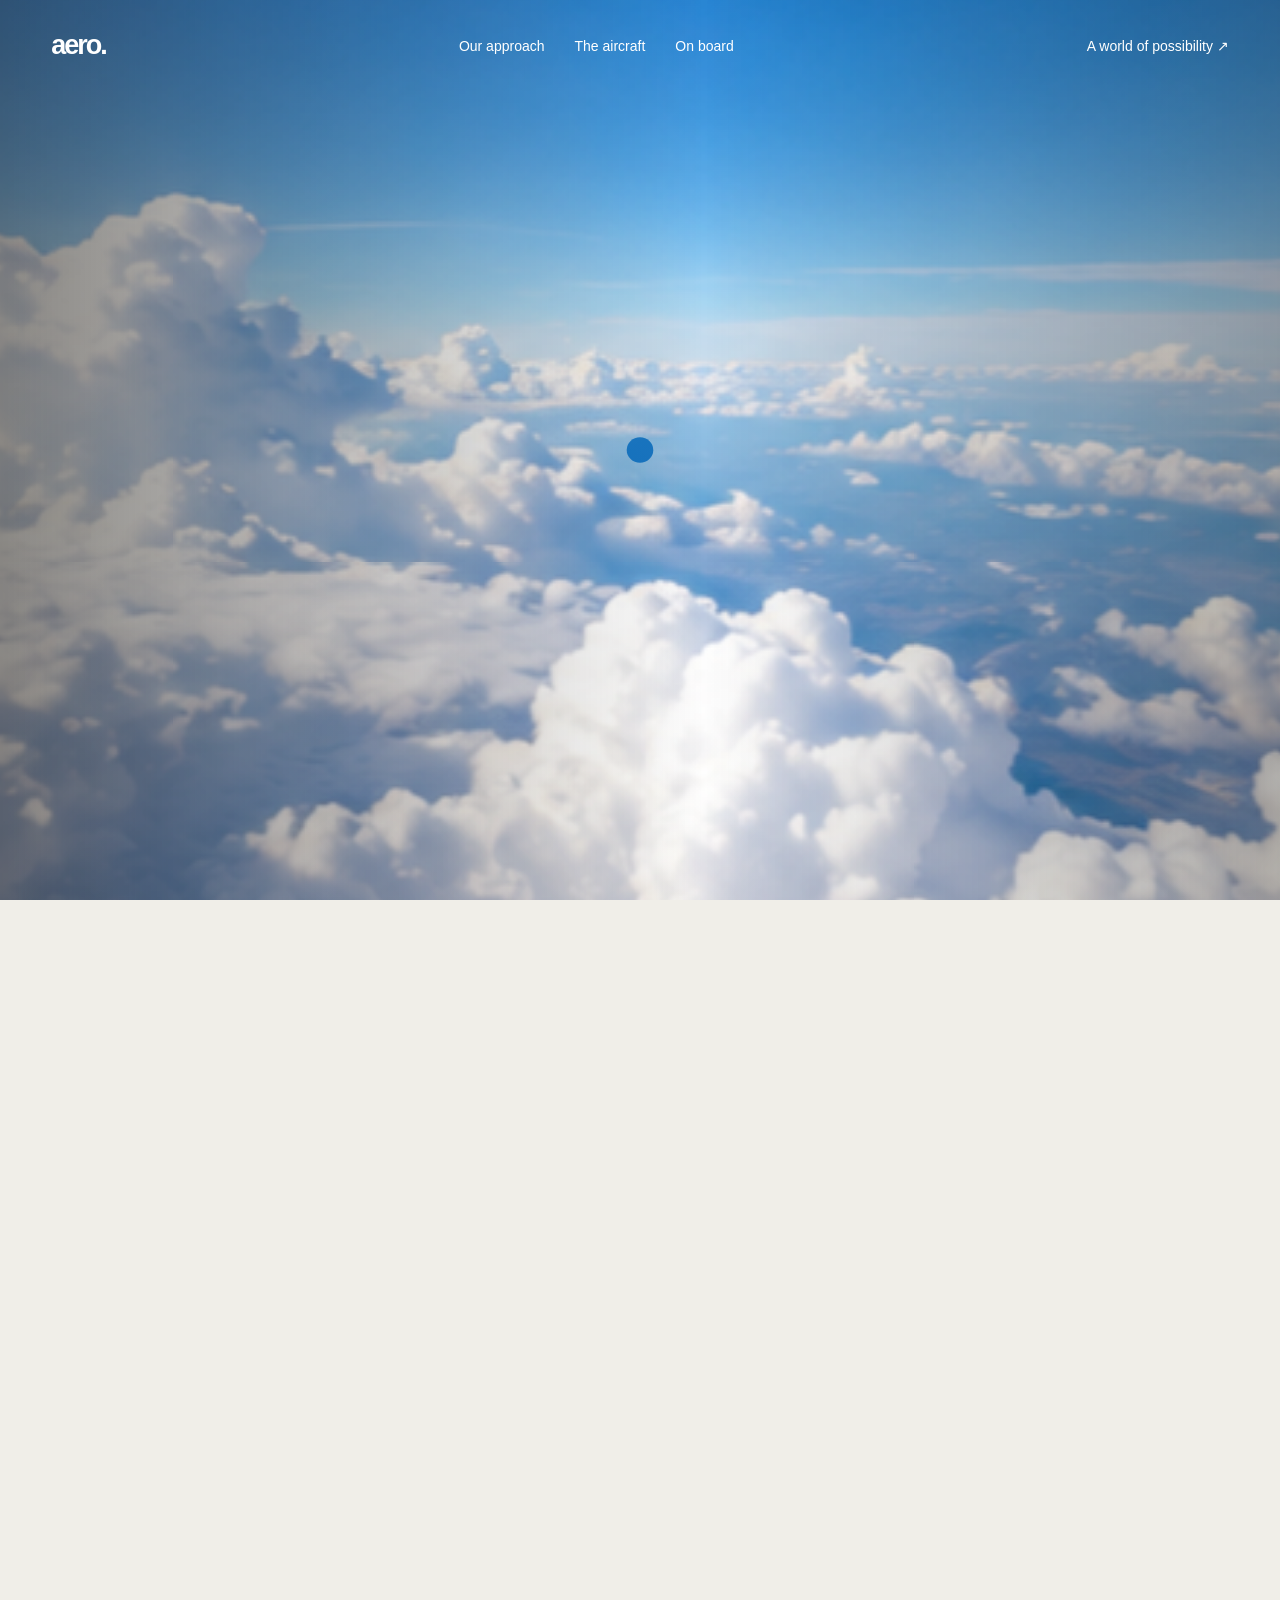
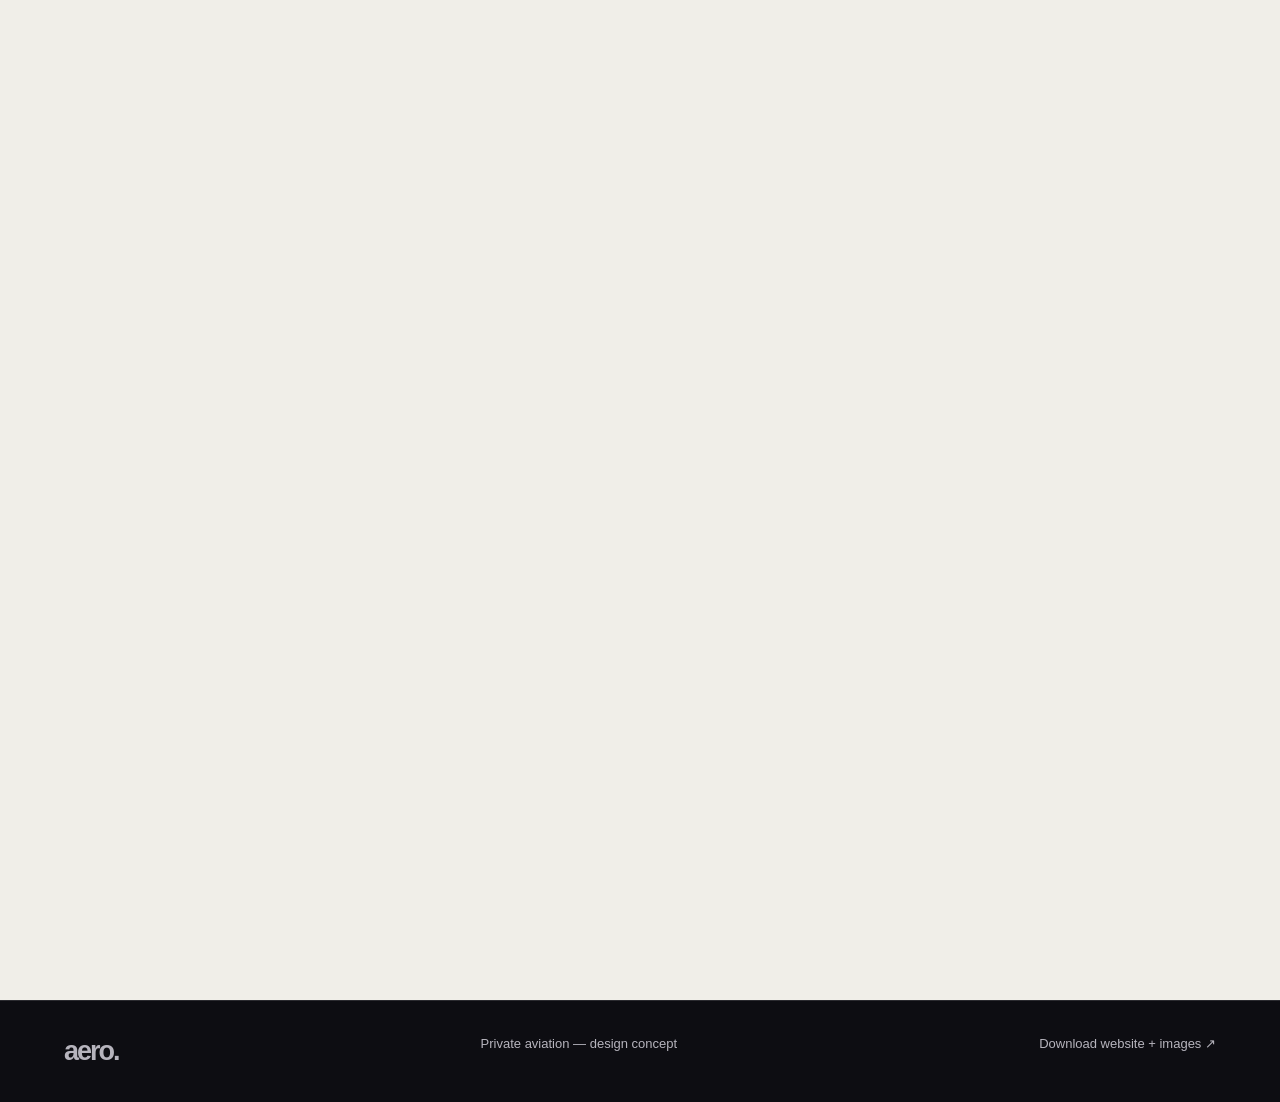
<file: projects/aero/index.html>
<!doctype html><html lang="en"><head><meta charset="UTF-8"><meta name="viewport" content="width=device-width,initial-scale=1"><meta name="description" content="An immersive private aviation concept. A considered way to travel."><title>AERO — A world beyond ordinary</title><style>
:root{--ink:#22201f;--paper:#f0eee8;--blue:#086fb9}*{box-sizing:border-box}html{scroll-behavior:smooth}body{margin:0;background:var(--paper);color:var(--ink);font-family:Arial,Helvetica,sans-serif}a{color:inherit;text-decoration:none}button{font:inherit;cursor:pointer}nav{position:absolute;top:0;width:100%;z-index:8;display:flex;align-items:center;justify-content:space-between;padding:30px 4%;color:white}.logo{font-size:27px;font-weight:800;letter-spacing:-2px}.navlinks{display:flex;gap:30px;font-size:14px}.menu{display:none;border:1px solid #ffffff70;border-radius:50px;background:none;color:inherit;padding:9px 14px}.hero-track{height:230vh;background:#9c9992}.hero{height:100svh;position:sticky;top:0;overflow:hidden;background:#b2aea4}.hero-image{width:100%;height:100%;object-fit:cover;will-change:transform}.shade{position:absolute;inset:0;background:linear-gradient(90deg,#18140d80,transparent 55%,#18140d55);pointer-events:none}.hero h1,.hero h2{position:absolute;font-size:clamp(42px,6.5vw,112px);line-height:.92;letter-spacing:-.065em;color:white;font-weight:500;margin:0;z-index:2}.hero h1{left:4%;top:25%}.hero h2{right:4%;bottom:27%;text-align:right}.hero-note{position:absolute;bottom:11%;left:4%;color:white;max-width:200px;font-size:15px;line-height:1.5}.pill{border:1px solid currentColor;border-radius:50px;padding:13px 22px;font-size:14px;display:inline-flex;align-items:center;gap:28px;background:transparent}.scroll{position:absolute;bottom:5%;left:50%;transform:translateX(-50%);background:white;color:#282727;border:none;z-index:3;white-space:nowrap}.scroll span{font-size:18px}.intro{background:linear-gradient(145deg,#0876bf,#0557a3);color:white;padding:130px 7%;position:relative;overflow:hidden}.eyebrow{font-size:13px;text-transform:uppercase;letter-spacing:2px;margin:0 0 35px}.intro h2{font-size:clamp(30px,4.2vw,68px);font-weight:400;line-height:1.12;letter-spacing:-.045em;max-width:1130px;margin:0 0 90px}.intro-bottom{display:grid;grid-template-columns:1fr 1fr 1fr;gap:7%}.intro-bottom h3{font-size:22px;font-weight:400;letter-spacing:-.6px;margin-top:0}.intro-bottom p{font-size:16px;line-height:1.65;opacity:.8}.wordmark{font-size:clamp(45px,6vw,90px);font-style:italic;letter-spacing:-6px}.luxury{position:relative;min-height:110vh;padding:55px 5%;overflow:hidden;background:#edeae3}.section-top{display:flex;justify-content:space-between;position:relative;z-index:2;font-size:13px}.jet{position:absolute;height:92%;width:50%;left:25%;bottom:0;object-fit:contain;mix-blend-mode:multiply}.luxury-title{position:relative;display:flex;justify-content:space-between;margin-top:19vh;font-size:clamp(48px,8vw,140px);letter-spacing:-.065em;line-height:1;font-weight:400}.luxury-copy{position:relative;display:flex;justify-content:space-between;margin-top:30px;font-size:17px;line-height:1.5}.luxury-copy p{width:22%;max-width:270px}.luxury .pill{position:absolute;bottom:40px;left:5%}.cabin{padding:110px 6%;display:grid;grid-template-columns:1fr 1fr;gap:10%;align-items:center}.cabin h2{font-size:clamp(38px,5vw,75px);font-weight:400;letter-spacing:-.05em;line-height:1.06}.cabin p{font-size:17px;line-height:1.7;max-width:380px;color:#6e6b65}.cabin-photo{height:680px;max-height:75vh;width:100%;object-fit:cover}.details{margin-top:40px;border-top:1px solid #cbc7bd}.details details{border-bottom:1px solid #cbc7bd;padding:20px 0}.details summary{cursor:pointer;font-size:16px;list-style:none;display:flex;justify-content:space-between}.details summary:after{content:'+'}.details details[open] summary:after{content:'−'}.details p{font-size:15px}.world{background:#0d0d12;color:white;position:relative;min-height:100vh;display:flex;align-items:center;padding:8%;overflow:hidden}.earth{position:absolute;width:70%;height:90%;object-fit:contain;right:-4%;top:5%}.world-copy{position:relative;z-index:2;width:45%}.world h2{font-size:clamp(40px,5vw,80px);font-weight:400;line-height:1.05;letter-spacing:-.05em}.world p{font-size:16px;line-height:1.6;color:#aaa9b1;max-width:290px}.world .pill{margin-top:25px}.footer{padding:35px 5%;background:#0d0d12;color:#b6b4bd;display:flex;justify-content:space-between;gap:25px;font-size:13px;border-top:1px solid #ffffff20}.reveal{opacity:0;transform:translateY(32px);transition:opacity .9s,transform 1s}.reveal.visible{opacity:1;transform:none}.progress{position:fixed;top:0;left:0;height:2px;width:0;background:#fff;z-index:20;mix-blend-mode:difference}.mobile-panel{display:none}.mobile-panel.open{display:flex;position:absolute;top:78px;left:4%;right:4%;padding:24px;background:#202021;flex-direction:column;gap:25px;border-radius:14px;color:#fff}a:focus-visible,button:focus-visible,summary:focus-visible{outline:3px solid #e6aa55;outline-offset:6px}
@media(max-width:700px){nav{padding:24px 6%}.navlinks{display:none}.menu{display:block}.hero h1{top:22%;left:6%;font-size:56px}.hero h2{bottom:25%;right:6%;font-size:56px}.hero-note{bottom:13%;left:6%;font-size:13px;max-width:155px}.hero-track{height:190vh}.intro{padding:85px 7%}.intro h2{margin-bottom:50px}.intro-bottom{grid-template-columns:1fr;gap:25px}.wordmark{font-size:60px}.intro-bottom p{max-width:400px}.luxury{min-height:870px}.section-top{font-size:12px}.jet{width:90%;left:5%;height:70%;bottom:7%}.luxury-title{margin-top:90px;font-size:56px}.luxury-copy{margin-top:30px;font-size:14px}.luxury-copy p{width:35%}.luxury-copy p:last-child{margin-top:420px}.cabin{padding:75px 7%;grid-template-columns:1fr;gap:35px}.cabin-photo{height:480px;max-height:none}.world{min-height:850px;align-items:flex-start;padding:60px 7%}.world-copy{width:100%}.world h2{max-width:360px}.earth{width:120%;height:60%;right:-20%;top:40%}.footer{flex-wrap:wrap;padding:28px 7%;font-size:12px}}
@media(prefers-reduced-motion:reduce){html{scroll-behavior:auto}.reveal{opacity:1;transform:none;transition:none}.hero-track{height:100svh}}

/* One pinned stage: every scene shares a reversible scroll timeline. */
.motion main{height:1000svh;position:relative}.motion .stage{position:sticky;top:0;height:100svh;overflow:hidden;isolation:isolate;background:#0d0d12}
.motion .stage>section{position:absolute;inset:0;width:100%;height:100%;min-height:0;margin:0;will-change:transform,clip-path;overflow:hidden}
.motion nav{position:fixed;transition:color .25s}.motion nav.dark{color:#22201f}.motion .hero{position:absolute;inset:0;height:100%}.motion .hero-track{z-index:1}.motion .intro{z-index:2;padding:13vh 7% 7vh;display:flex;flex-direction:column;justify-content:center;background:#0764b2}.motion .intro:before{content:'';position:absolute;inset:0;background:linear-gradient(#0066b9b8,#0062b4ef),url('assets/window.png') center/340% auto;transform:translateY(var(--cloud-drift,0px));pointer-events:none}.motion .intro>*{position:relative}.motion .intro h2{font-size:clamp(30px,4vw,65px);margin-bottom:5vh}.motion .eyebrow{margin-bottom:3vh}.motion .intro-bottom{gap:6%}.motion .intro-bottom p{margin-bottom:20px}
.motion .luxury{z-index:3;padding:13vh 5% 5vh;background:#edeae3}.motion .jet{height:100%;width:60%;left:20%;bottom:-2%;will-change:transform;transform-origin:50% 55%}.motion .luxury-title{margin-top:15vh;will-change:transform}.motion .luxury-copy{margin-top:5vh}.motion .cabin{z-index:4;background:var(--paper);padding:13vh 7% 7vh;gap:9%}.motion .cabin>div{max-height:80vh;overflow-y:auto;scrollbar-width:thin}.motion .cabin h2{margin:20px 0;font-size:clamp(38px,4.5vw,70px)}.motion .cabin-photo{height:76vh;max-height:76vh;transform-origin:right center;will-change:transform,clip-path}.motion .details{margin-top:22px}.motion .details details{padding:14px 0}.motion .world{z-index:5}.motion .earth{will-change:transform;transform-origin:60% 65%}.motion .reveal{opacity:1;transform:none;transition:none}.motion .world-copy{will-change:transform}.motion .hero h1,.motion .hero h2{will-change:transform}.motion .hero .scroll{transition:none}.motion .stage>section[aria-hidden=true]{pointer-events:none}.motion .footer{position:relative;z-index:10}.motion .intro-bottom .wordmark{align-self:end}
@media(max-width:700px){.motion main{height:900svh}.motion .intro{padding:12vh 7% 5vh}.motion .intro h2{font-size:clamp(25px,6.1vw,40px);margin-bottom:3vh}.motion .intro-bottom{grid-template-columns:1fr 1fr;gap:18px}.motion .intro-bottom .wordmark{display:none}.motion .intro-bottom h3{font-size:18px}.motion .intro-bottom p{font-size:14px;line-height:1.45}.motion .intro-bottom .pill{font-size:12px;padding:10px;gap:8px}.motion .jet{width:100%;left:0;height:77%;bottom:0}.motion .luxury-title{font-size:clamp(43px,11vw,70px);margin-top:12vh}.motion .luxury-copy p{font-size:14px;width:34%}.motion .luxury-copy p:last-child{margin-top:38vh}.motion .luxury .pill{bottom:5vh}.motion .cabin{grid-template-columns:1fr 1fr;padding:12vh 6% 5vh;gap:5%}.motion .cabin>div{max-height:76vh}.motion .cabin h2{font-size:34px}.motion .cabin p{font-size:14px;line-height:1.5}.motion .cabin .eyebrow{font-size:12px;letter-spacing:1px}.motion .cabin-photo{height:69vh;max-height:69vh}.motion .details summary{font-size:14px;gap:8px}.motion .world{padding:12vh 7% 5vh}.motion .world h2{font-size:46px}.motion .earth{top:42%;height:62%;width:120%}.motion .world-copy{width:100%}}
@media(max-height:650px) and (min-width:701px){.motion .intro h2{font-size:34px;margin-bottom:20px}.motion .intro-bottom p{font-size:14px}.motion .cabin h2{font-size:40px}.motion .cabin p{font-size:14px}.motion .eyebrow{margin-bottom:12px}}
</style></head><body><div class="progress"></div><nav aria-label="Main navigation"><a class="logo" href="#home">aero.</a><div class="navlinks"><a href="#about">Our approach</a><a href="#aircraft">The aircraft</a><a href="#experience">On board</a></div><a class="navlinks" href="#destinations">A world of possibility ↗</a><button class="menu" aria-expanded="false" aria-controls="mobile-nav">Menu +</button><div id="mobile-nav" class="mobile-panel"><a href="#about">Our approach</a><a href="#aircraft">The aircraft</a><a href="#experience">On board</a><a href="#destinations">Destinations</a></div></nav><main><div class="stage"><section class="hero-track" id="home"><div class="hero"><img class="hero-image" src="assets/window.png" alt="An aircraft window opening onto blue sky and clouds" fetchpriority="high"><div class="shade"></div><h1>We are<br>movement.</h1><h2>We are<br>distinction.</h2><p class="hero-note">Your world.<br>Your pace.<br>A different way to fly.</p><a class="pill scroll" href="#about">Explore beyond <span>↓</span></a></div></section><section class="intro" id="about"><p class="eyebrow reveal">01 / A considered way to travel</p><h2 class="reveal">Some journeys take you places.<br>Others change your perspective.<br>Discover a world where every detail<br>moves around you.</h2><div class="intro-bottom reveal"><div class="wordmark">aero.</div><div><h3>Great journeys.<br>Personal by nature.</h3><p>From the moment you step aboard, the experience is yours. Space to think, time to unwind, and the freedom to travel on your own terms.</p></div><div><h3>Your destination.<br>Your departure.</h3><p>A seamless transition from where you are to where you want to be. Thoughtfully designed around what matters most: your time.</p><a class="pill" href="#aircraft">Discover the aircraft <span>↗</span></a></div></div></section><section class="luxury" id="aircraft"><div class="section-top"><span>02 / THE ART OF FLIGHT</span><span>SPACE. SILENCE. FREEDOM.</span></div><img class="jet" src="assets/jet.png" alt="Private jet viewed directly from above" loading="lazy"><h2 class="luxury-title reveal"><span>Fly in</span><span>Luxury</span></h2><div class="luxury-copy"><p class="reveal">Luxury isn't more.<br>It's precisely<br>what you need.</p><p class="reveal">Beautifully considered spaces. A quieter world above the clouds. An experience that feels entirely your own.</p></div><a class="pill" href="#experience">Step inside <span>↓</span></a></section><section class="cabin" id="experience"><div class="reveal"><p class="eyebrow">03 / Life above the clouds</p><h2>Room to<br>be yourself.</h2><p>Soft light. Beautiful materials. The calm of your own space. Settle into a cabin designed to make the journey as rewarding as the destination.</p><div class="details"><details open><summary>Comfort, considered</summary><p>Generous seating and a thoughtfully arranged interior invite you to relax and enjoy every moment on board.</p></details><details><summary>A space to connect</summary><p>Make time for conversation, share a quiet moment, or give your next idea the space it deserves.</p></details><details><summary>Time that belongs to you</summary><p>Read, rest, or simply watch the world go by. Your journey follows your rhythm.</p></details></div></div><img class="cabin-photo reveal" src="assets/cabin.png" alt="Refined private jet cabin with cream leather seating and oval windows" loading="lazy"></section><section class="world" id="destinations"><img class="earth" src="assets/earth.png" alt="Earth with Europe and Africa illuminated against a dark background" loading="lazy"><div class="world-copy reveal"><p class="eyebrow">04 / Beyond the horizon</p><h2>Fly anywhere.<br>Feel closer<br>to everything.</h2><p>New horizons. Familiar places.<br>A world of possibilities, seen from a different perspective.</p><a class="pill" href="#home">Begin again <span>↑</span></a></div></section></div></main><footer class="footer"><a class="logo" href="#home">aero.</a><span>Private aviation — design concept</span><a href="aero-website.zip" download>Download website + images ↗</a></footer><script>
const $=s=>document.querySelector(s), $$=s=>[...document.querySelectorAll(s)];
const mq=matchMedia('(prefers-reduced-motion: reduce)'),bar=$('.progress'),nav=$('nav');
const sections=$$('.stage>section'),main=$('main'),stage=$('.stage');
const clamp=n=>Math.max(0,Math.min(1,n));
const ease=n=>{n=clamp(n);return n*n*(3-2*n)};
const segment=(t,a,b)=>ease((t-a)/(b-a));
let current=0,target=0,raf=0,span=1;
function transform(el,value){el.style.transform=value}
function visible(el,yes){el.style.visibility=yes?'visible':'hidden';el.inert=!yes;el.setAttribute('aria-hidden',String(!yes))}
function render(t){
 const door=segment(t,.15,1.45),blue=segment(t,1.05,1.9),lift=segment(t,2.7,3.55),fly=segment(t,3.5,4.55),shrink=segment(t,4.65,5.45),inside=segment(t,5.45,6.4),night=segment(t,7.15,8.15),rise=segment(t,7.6,8.85);
 sections.forEach((s,i)=>visible(s,[[t<1.95],[t>.85&&t<3.6],[t>2.65&&t<6.45],[t>5.4&&t<8.2],[t>7.1]][i][0]));
 transform($('.hero-image'),`scale(${1+door*2.5})`);
 transform($('.hero h1'),`translate3d(${-door*90}vw,${-door*15}vh,0)`);
 transform($('.hero h2'),`translate3d(${door*90}vw,${door*15}vh,0)`);
 $('.hero-note').style.opacity=1-segment(t,.1,.65);$('.hero .scroll').style.opacity=1-segment(t,.5,1.1);
 $('.intro').style.clipPath=`ellipse(${blue*110}% ${blue*150}% at 50% 50%)`;
 $('.intro').style.setProperty('--cloud-drift',`${-segment(t,1.4,3.5)*70}px`);
 const textIn=segment(t,1.65,2.3),textOut=segment(t,2.7,3.4);
 $$('.intro>.eyebrow,.intro>h2,.intro>.intro-bottom').forEach((el,i)=>{const amount=segment(t,1.65+i*.12,2.3+i*.12);transform(el,`translate3d(0,${(1-amount)*110-textOut*150}px,0)`);el.style.opacity=amount*(1-textOut)});
 transform($('.luxury'),`translate3d(0,${(1-lift)*100}%,0)`);
 // The aircraft flies nose-first through the frame, then recedes to a full view.
 transform($('.jet'),`translate3d(${shrink*10}%,${(1-fly)*95-shrink*8}%,0) scale(${1+fly*.48-shrink*.85})`);
 $$('.luxury-title span').forEach((el,i)=>transform(el,`translate3d(${(1-lift)*(i?50:-50)}vw,${shrink*37}vh,0)`));
 $('.luxury-copy').style.opacity=1-shrink;$('.luxury .pill').style.opacity=shrink;
 $('.cabin').style.clipPath=`inset(0 0 0 ${(1-inside)*100}%)`;
 transform($('.cabin>div'),`translate3d(${(1-inside)*100}px,0,0)`);
 transform($('.cabin-photo'),`translate3d(${(1-inside)*25}%,0,0) scale(${1.18-inside*.18})`);
 $('.cabin-photo').style.clipPath=`inset(${(1-inside)*10}% 0 ${(1-inside)*10}% 0)`;
 transform($('.world'),`translate3d(0,${(1-night)*100}%,0)`);
 transform($('.earth'),`translate3d(0,${(1-rise)*65}%,0) rotate(${-18+rise*18}deg) scale(${.7+rise*.3})`);
 const words=segment(t,8.05,8.85);transform($('.world-copy'),`translate3d(${-60*(1-words)}px,0,0)`);$('.world-copy').style.opacity=words;
 nav.classList.toggle('dark',t>3.35&&t<7.5);
 bar.style.width=`${clamp(scrollY/(document.documentElement.scrollHeight-innerHeight))*100}%`;
}
function tick(){current+=(target-current)*.16;if(Math.abs(target-current)<.001)current=target;render(current);if(current!==target)raf=requestAnimationFrame(tick);else raf=0}
function schedule(){target=clamp((scrollY-main.offsetTop)/span)*9;if(!raf)raf=requestAnimationFrame(tick)}
function measure(){span=Math.max(1,main.offsetHeight-stage.offsetHeight);schedule()}
function setup(){if(raf)cancelAnimationFrame(raf);raf=0;document.documentElement.classList.toggle('motion',!mq.matches);sections.forEach(s=>{s.removeAttribute('aria-hidden');s.inert=false});$$('.stage *').forEach(e=>e.removeAttribute('style'));nav.classList.remove('dark');if(!mq.matches){span=Math.max(1,main.offsetHeight-stage.offsetHeight);target=current=clamp((scrollY-main.offsetTop)/span)*9;render(current)}else $$('.reveal').forEach(e=>e.classList.add('visible'))}
addEventListener('scroll',()=>{if(!mq.matches)schedule()},{passive:true});addEventListener('resize',()=>{if(!mq.matches)measure()});mq.addEventListener('change',setup);setup();
const anchors={'#home':0,'#about':2.5,'#aircraft':4.6,'#experience':6.6,'#destinations':8.9};
$$('a[href^="#"]').forEach(a=>a.addEventListener('click',e=>{const hash=a.getAttribute('href');if(!mq.matches&&hash in anchors){e.preventDefault();history.replaceState(null,'',hash);scrollTo({top:main.offsetTop+span*anchors[hash]/9,behavior:'smooth'})}}));
if(location.hash in anchors&&!mq.matches)requestAnimationFrame(()=>scrollTo({top:main.offsetTop+span*anchors[location.hash]/9,behavior:'instant'}));
// Keyboard navigation follows the visible scene instead of hidden scene controls.
const menu=$('.menu'),panel=$('.mobile-panel');function closeMenu(){panel.classList.remove('open');menu.setAttribute('aria-expanded','false');menu.textContent='Menu +'}
menu.addEventListener('click',()=>{let open=panel.classList.toggle('open');menu.setAttribute('aria-expanded',String(open));menu.textContent=open?'Close −':'Menu +'});$$('.mobile-panel a').forEach(a=>a.addEventListener('click',closeMenu));document.addEventListener('keydown',e=>{if(e.key==='Escape')closeMenu()});
</script></body></html>
</file>
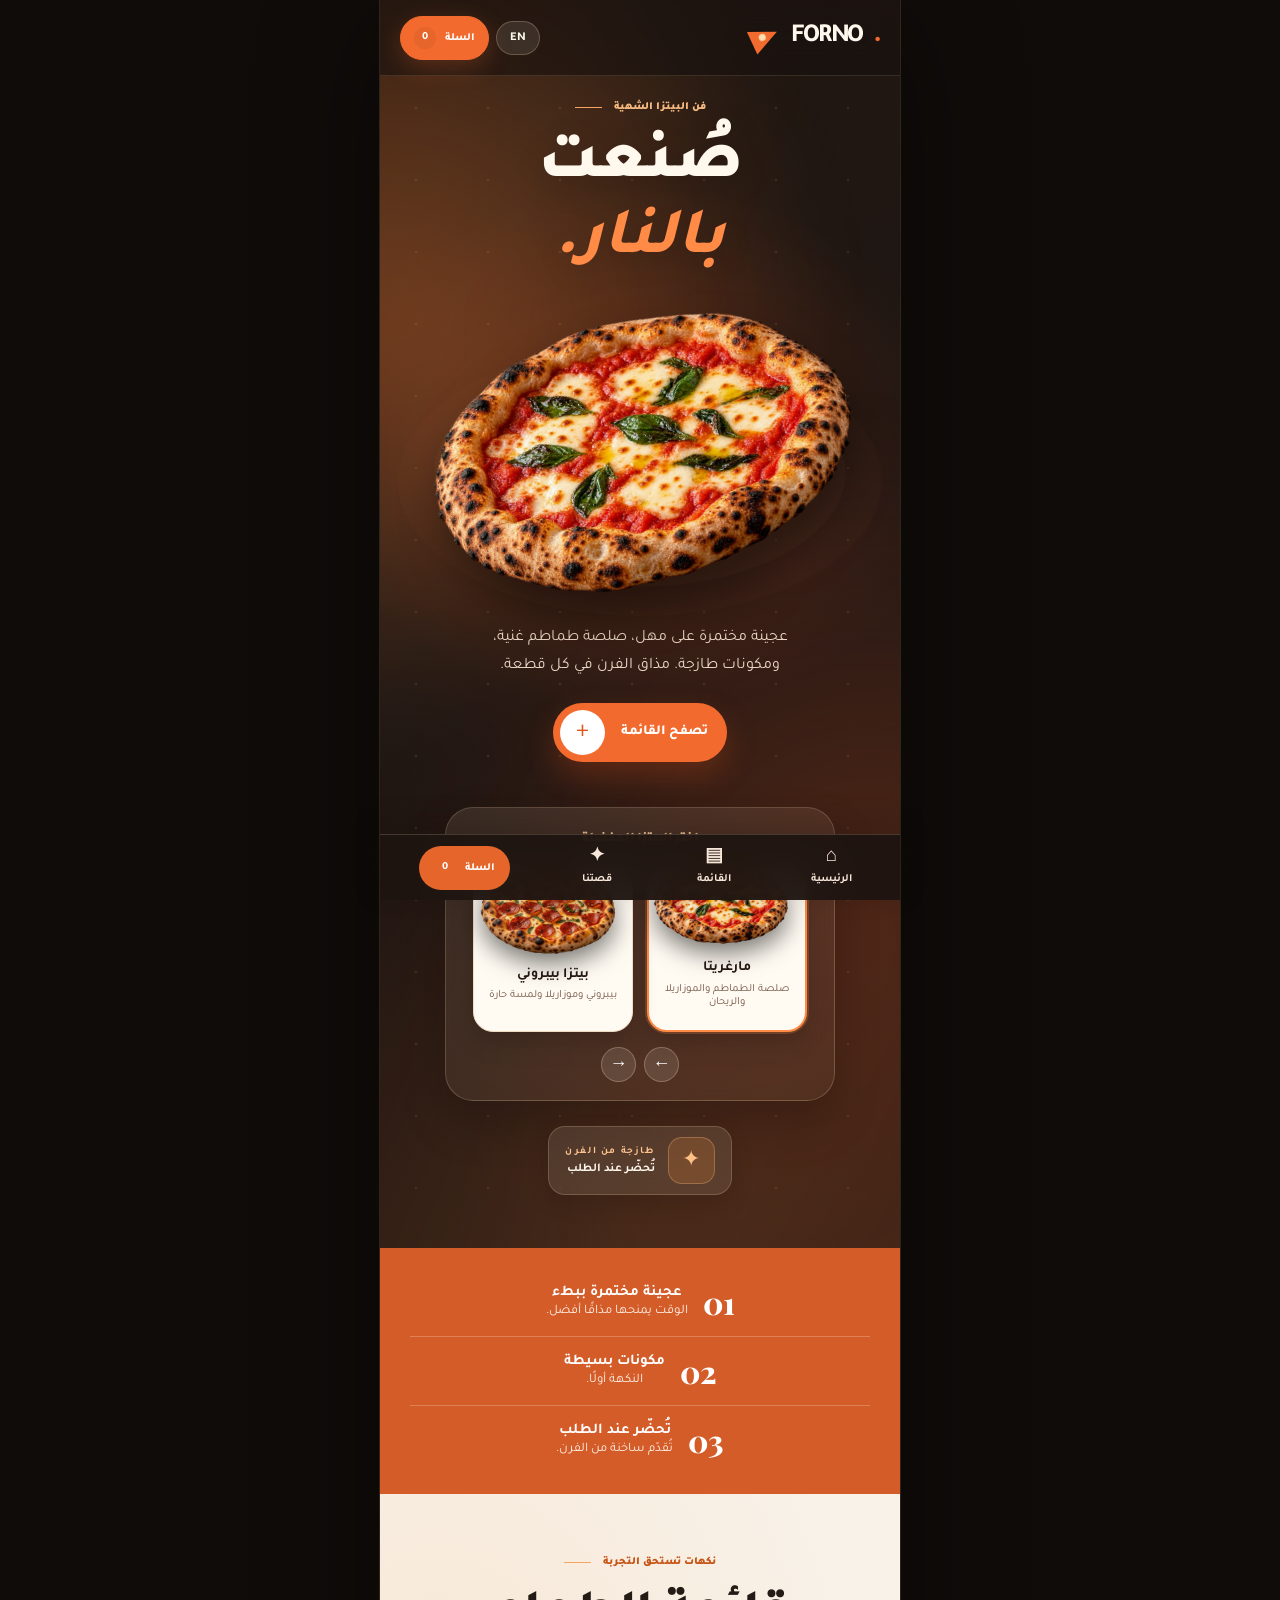
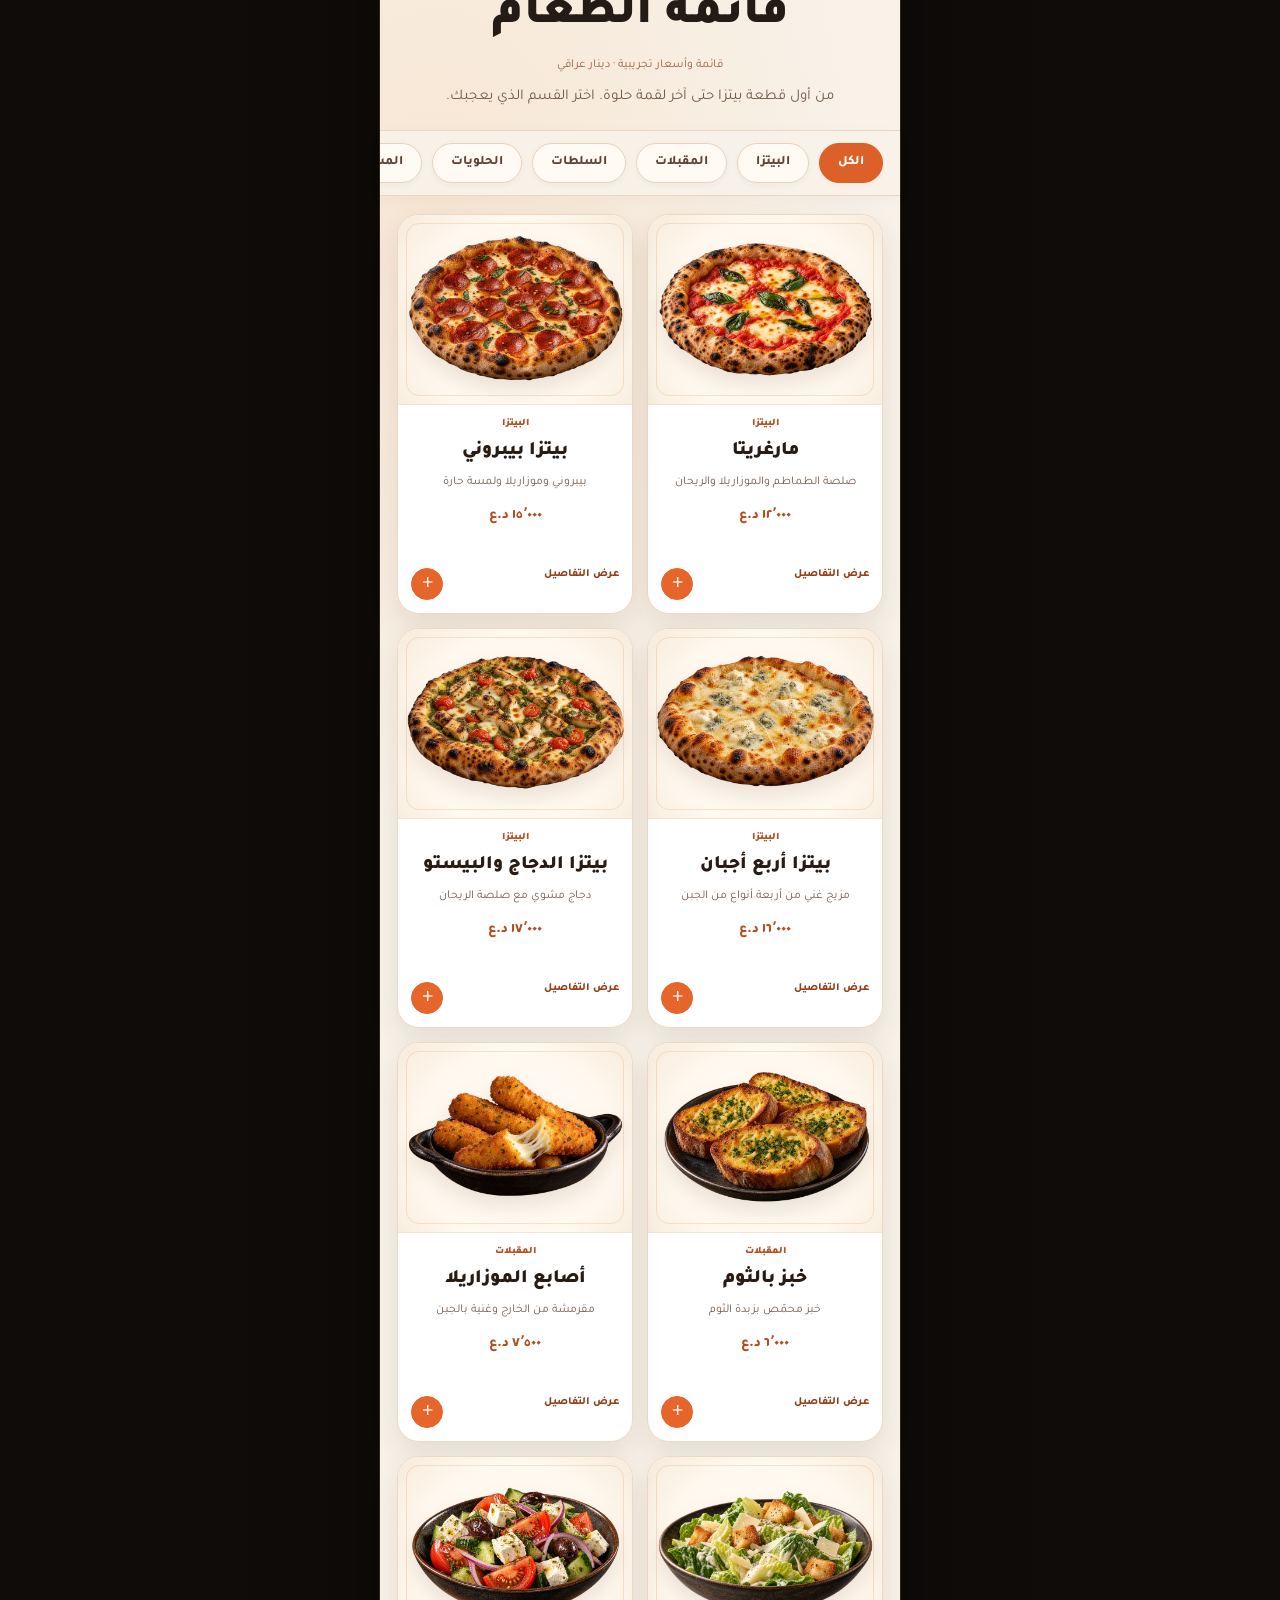
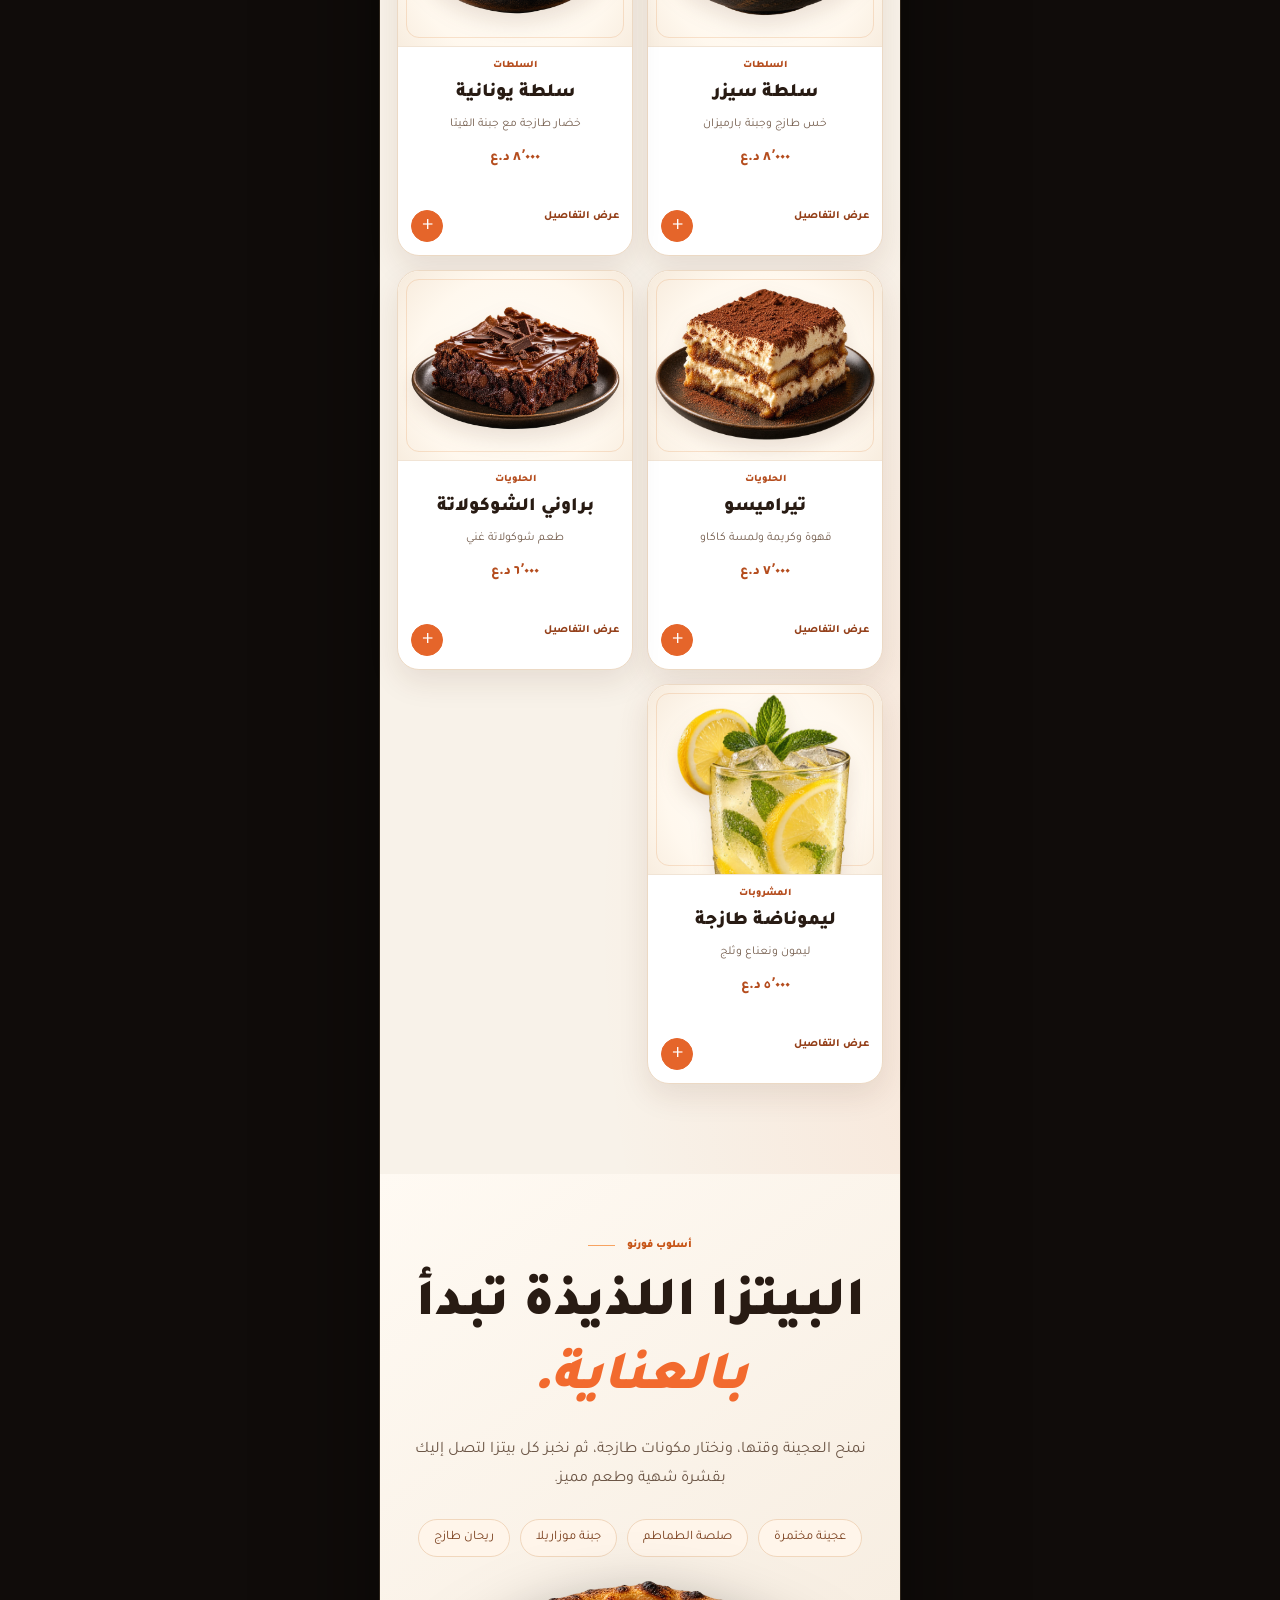
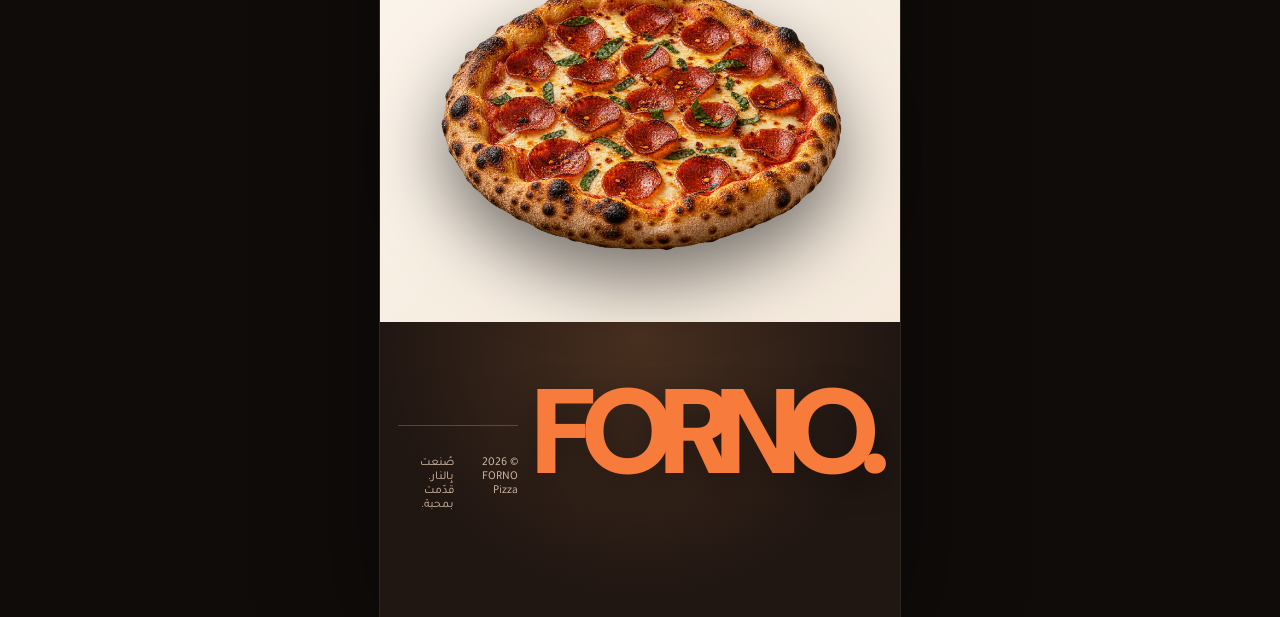
<file: projects/forno/index.html>
<!doctype html>
<html lang="en">
<head>
  <meta charset="utf-8">
  <meta name="viewport" content="width=device-width,initial-scale=1">
  <meta name="theme-color" content="#1c1512">
  <meta name="description" content="FORNO — fire-baked pizza with slow-risen dough and bright, fresh ingredients.">
  <title>FORNO — Pizza, Made with Fire</title>
  <link rel="preconnect" href="https://fonts.googleapis.com">
  <link rel="preconnect" href="https://fonts.gstatic.com" crossorigin>
  <link href="https://fonts.googleapis.com/css2?family=DM+Sans:wght@400;500;600;700;800&family=Tajawal:wght@400;500;700;800;900&family=Playfair+Display:ital,wght@0,700;0,800;1,700;1,800&display=swap" rel="stylesheet">
  <link rel="icon" type="image/svg+xml" href="data:image/svg+xml,%3Csvg xmlns='http://www.w3.org/2000/svg' viewBox='0 0 64 64'%3E%3Crect width='64' height='64' rx='16' fill='%23130b09'/%3E%3Cpath d='M10 46 29 9c17 6 26 19 26 37-15 6-30 6-45 0Z' fill='%23ef4937' stroke='%23f3b46e' stroke-width='3'/%3E%3Ccircle cx='31' cy='31' r='4' fill='%23fff0c9'/%3E%3Ccircle cx='43' cy='43' r='4' fill='%23fff0c9'/%3E%3C/svg%3E">
  <style>
    :root{--red:#f04d38;--cream:#fff4e8;--muted:#c4aaa0;--line:rgba(255,239,219,.18);--glass:rgba(255,240,223,.065);--x:0;--y:0}
    *{box-sizing:border-box}html{scroll-behavior:smooth}body{margin:0;min-height:100vh;color:var(--cream);font-family:'DM Sans',sans-serif;background:#130b09;overflow-x:hidden}
    button,a{font:inherit}button{cursor:pointer}a{color:inherit;text-decoration:none}button:focus-visible,a:focus-visible{outline:2px solid #ffd3a4;outline-offset:4px}
    .scene{min-height:100svh;position:relative;isolation:isolate;overflow:hidden;background:radial-gradient(ellipse 43% 48% at 51% 53%,var(--glow,#763621) 0%,var(--mid,#341a13) 54%,transparent 100%),radial-gradient(ellipse 60% 80% at 100% 0%,#381918 0%,transparent 62%),#130b09;transition:background-color 1s}
    .scene:before{content:'';position:absolute;inset:0;background-image:linear-gradient(115deg,transparent 0 45%,rgba(255,213,170,.032) 51%,transparent 57%),url("data:image/svg+xml,%3Csvg viewBox='0 0 160 160' xmlns='http://www.w3.org/2000/svg'%3E%3Cfilter id='n'%3E%3CfeTurbulence type='fractalNoise' baseFrequency='.8' numOctaves='3' stitchTiles='stitch'/%3E%3C/filter%3E%3Crect width='100%25' height='100%25' filter='url(%23n)' opacity='.13'/%3E%3C/svg%3E");opacity:.34;pointer-events:none;z-index:-1}
    .scene.pepperoni{--glow:#7d2924;--mid:#321315}
    .site-header{height:108px;padding:24px clamp(24px,4.5vw,76px);display:flex;align-items:center;justify-content:space-between;gap:24px;position:relative;z-index:20}
    .brand{display:flex;align-items:center;gap:11px;flex:0 0 auto;font-size:25px;font-weight:800;letter-spacing:-.09em}.brand-mark{width:31px;height:31px;background:var(--red);clip-path:polygon(6% 10%,94% 50%,6% 90%);border-radius:7px;transform:rotate(-25deg);position:relative}.brand-mark:after{content:'';position:absolute;width:7px;height:7px;background:#ffdfaf;border-radius:50%;left:10px;top:11px}
    .nav{display:flex;align-items:center;gap:2px;padding:6px;border:1px solid var(--line);border-radius:99px;background:rgba(255,255,255,.065);backdrop-filter:blur(22px);box-shadow:0 15px 40px #0003}.nav a{padding:11px 19px;border-radius:99px;color:#dfc8bd;font-size:13px;font-weight:700;transition:.25s}.nav a:hover,.nav a.active{background:var(--red);color:#fff}
    .header-cta,.main-cta{border:0;border-radius:99px;color:#fff;font-weight:800;background:#221410;transition:transform .25s,background .25s}.header-cta{padding:15px 24px;border:1px solid var(--line);font-size:13px}.header-cta:hover,.main-cta:hover{transform:translateY(-3px);background:#3b211a}
    .hero{min-height:calc(100svh - 108px);max-width:1650px;margin:auto;padding:36px clamp(24px,4.5vw,76px) 42px;display:grid;grid-template-columns:minmax(250px,1fr) minmax(440px,1.4fr) minmax(260px,1fr);align-items:center;position:relative}
    .left,.right{position:relative;z-index:5}.left{align-self:stretch;display:flex;flex-direction:column;justify-content:center;padding-bottom:15px}.eyebrow{display:flex;gap:12px;align-items:center;color:#ffc789;font-size:11px;letter-spacing:.28em;font-weight:800;text-transform:uppercase}.eyebrow:before{content:'';height:1px;width:27px;background:var(--red)}
    h1,h2,h3,p{margin:0}h1,.side-title,.detail-title{font-family:'Playfair Display',serif;font-weight:800;letter-spacing:-.065em}h1{font-size:clamp(62px,7vw,120px);line-height:.96;margin:30px 0 28px;max-width:620px}h1 em{color:var(--red);font-weight:800;display:block;line-height:1.07}.lead{font-size:clamp(15px,1.17vw,18px);line-height:1.75;color:#dbc3b7;max-width:365px}.main-cta{display:flex;align-items:center;gap:24px;width:max-content;padding:6px 6px 6px 25px;margin-top:32px;font-size:14px;background:#fff0e1;color:#24130e}.main-cta:hover{color:white}.cta-circle{width:45px;height:45px;display:grid;place-items:center;border-radius:50%;background:var(--red);color:white;font-size:25px;font-weight:400;line-height:1}.quality{margin-top:auto;padding-top:45px;display:flex;align-items:center;gap:13px}.quality-icon{width:47px;height:47px;border:1px solid var(--line);background:var(--glass);border-radius:14px;display:grid;place-items:center;color:#ffc078;font-size:22px}.quality strong{display:block;font-size:10px;letter-spacing:.16em;color:#e0c4b4}.quality span{display:block;color:#fff3e8;font-size:12px;font-weight:700;margin-top:4px}
    .pizza-stage{height:min(690px,72vh);min-height:460px;position:relative;display:grid;place-items:center;z-index:3;perspective:900px;pointer-events:none}.pizza-stage:before{content:'';position:absolute;width:85%;aspect-ratio:1;border-radius:50%;border:1px solid rgba(255,200,145,.13);box-shadow:0 0 0 70px rgba(255,200,145,.025),0 0 0 140px rgba(255,200,145,.018);transform:rotateX(57deg)}.pizza-stage:after{content:'';position:absolute;bottom:12%;width:68%;height:9%;border-radius:50%;background:#000;filter:blur(35px);opacity:.55;z-index:-1}
    .pizza-shell{width:min(59vw,810px);max-width:none;position:relative;transform:translate3d(calc(var(--x)*18px),calc(var(--y)*14px),0) rotate(-17deg) rotateX(calc(var(--y)*-6deg)) rotateY(calc(var(--x)*8deg));filter:drop-shadow(0 35px 28px rgba(0,0,0,.53));animation:bob 6s ease-in-out infinite;will-change:transform}.pizza-shell img{display:block;width:100%;height:auto;aspect-ratio:3/2;object-fit:contain}.pizza-shell.swapping{animation:swap .95s cubic-bezier(.2,.65,.2,1) both}.pizza-shell.swapping img{filter:blur(3px)}@keyframes bob{50%{translate:0 -18px}}@keyframes swap{0%{opacity:1;scale:1;rotate:0deg}48%{opacity:.05;scale:.73;rotate:160deg}52%{opacity:.05;scale:.73;rotate:200deg}100%{opacity:1;scale:1;rotate:360deg}}
    .orbit-label{position:absolute;border-radius:999px;border:1px solid var(--line);background:rgba(24,12,9,.65);backdrop-filter:blur(15px);color:#f5d2ad;display:flex;align-items:center;gap:9px;padding:10px 15px;font-size:11px;font-weight:800;letter-spacing:.1em;text-transform:uppercase;box-shadow:0 14px 30px #0004;animation:drift 7s ease-in-out infinite;transform:translate(calc(var(--x)*-18px),calc(var(--y)*-18px))}.orbit-label i{width:8px;height:8px;background:var(--red);border-radius:50%}.orbit-label.a{top:9%;left:-4%}.orbit-label.b{right:-6%;top:26%;animation-delay:-2s}.orbit-label.c{bottom:11%;left:8%;animation-delay:-4s}@keyframes drift{50%{translate:0 -16px}}
    .right{align-self:stretch;display:flex;flex-direction:column;align-items:flex-end;justify-content:space-between;text-align:right;padding:18px 0 10px}.menu-kicker{font-size:11px;font-weight:800;letter-spacing:.22em;color:#ffc789;text-transform:uppercase;margin-bottom:17px}.cards{display:flex;gap:12px}.pizza-card{width:140px;min-height:184px;border:1px solid var(--line);border-radius:23px;color:var(--cream);background:var(--glass);backdrop-filter:blur(19px);padding:8px 12px 14px;text-align:left;transition:transform .3s,border .3s,background .3s;position:relative}.pizza-card:hover{transform:translateY(-8px);background:rgba(255,255,255,.11)}.pizza-card[aria-pressed="true"]{border-color:var(--red);box-shadow:0 0 0 1px rgba(240,77,56,.3)}.pizza-card img{width:150px;height:105px;object-fit:contain;margin:-30px 0 3px -17px;filter:drop-shadow(0 10px 12px #0008)}.pizza-card strong{display:block;font-size:13px;line-height:1.25}.pizza-card small{display:block;color:#d8b6a4;font-size:11px;margin-top:5px}.card-controls{display:flex;justify-content:flex-end;gap:8px;margin-top:15px}.card-controls button{width:35px;height:35px;border-radius:50%;border:1px solid var(--line);background:var(--glass);color:white;font-size:18px}.card-controls button:hover{background:var(--red)}.side-title{font-size:clamp(44px,4.5vw,82px);line-height:1.08;max-width:450px}.side-title em{color:#f5b774}.side-foot{font-size:11px;color:#c39e8e;letter-spacing:.22em;font-weight:800;text-transform:uppercase;margin-top:15px}
    .index-rail{position:absolute;left:50%;bottom:25px;translate:-50% 0;color:#ce9f88;font-size:10px;letter-spacing:.3em;font-weight:800;text-transform:uppercase}.index-rail:after{content:'';display:block;width:1px;height:28px;background:var(--red);margin:10px auto 0}
    .info-strip{background:#f5e8d8;color:#241612;padding:34px clamp(24px,6vw,100px);display:grid;grid-template-columns:repeat(3,1fr);gap:25px}.info-item{display:flex;gap:17px;align-items:center;border-right:1px solid #d3c3b3}.info-item:last-child{border:0}.info-item b{color:var(--red);font-family:'Playfair Display',serif;font-size:36px}.info-item strong{display:block;font-size:14px}.info-item span{font-size:12px;color:#6f5d53}.detail-section{padding:90px clamp(24px,6vw,100px) 105px;background:#170e0b;display:grid;grid-template-columns:1fr 1fr;align-items:center;gap:8vw}.detail-image{width:100%;max-width:590px;filter:drop-shadow(0 30px 35px #0008)}.detail-title{font-size:clamp(42px,5vw,72px);line-height:1.06;margin:18px 0}.detail-copy{font-size:16px;color:#d7bdb0;line-height:1.8;max-width:500px}.ingredient-list{display:flex;flex-wrap:wrap;gap:10px;margin-top:25px}.ingredient-list span{padding:10px 15px;border:1px solid var(--line);border-radius:30px;background:var(--glass);font-size:13px;color:#efd4c3}footer{background:#100907;padding:26px clamp(24px,6vw,100px);display:flex;justify-content:space-between;gap:20px;color:#c2a398;font-size:12px}
    dialog{border:1px solid rgba(255,225,200,.2);border-radius:26px;color:var(--cream);background:#25130f;box-shadow:0 40px 100px #000b;padding:0;max-width:min(440px,calc(100vw - 30px));width:100%}dialog::backdrop{background:rgba(7,4,3,.76);backdrop-filter:blur(8px)}.modal-content{padding:28px}.modal-top{display:flex;align-items:start;justify-content:space-between;gap:20px}.modal-top h2{font:800 29px 'Playfair Display',serif}.close{border:1px solid var(--line);color:#fff;background:transparent;border-radius:50%;width:33px;height:33px;font-size:19px}.modal-desc{color:var(--muted);line-height:1.6;margin:12px 0 24px;font-size:14px}.modal-product{display:flex;gap:16px;align-items:center;padding:12px;background:rgba(255,255,255,.06);border-radius:18px}.modal-product img{width:95px;height:70px;object-fit:contain}.modal-product strong,.modal-product span{display:block}.modal-product span{font-size:12px;color:var(--muted);margin-top:4px}.quantity{display:flex;justify-content:space-between;align-items:center;margin:24px 0;font-weight:700}.qty-control{display:flex;align-items:center;gap:17px}.qty-control button{border:1px solid var(--line);width:35px;height:35px;border-radius:50%;background:transparent;color:white;font-size:20px}.modal-action{width:100%;padding:16px;border:0;border-radius:12px;background:var(--red);color:#fff;font-weight:800}.modal-note{min-height:23px;color:#ffd0a5;font-size:13px;line-height:1.5;margin-top:13px}
    @media(max-width:1250px){.hero{grid-template-columns:1fr 1fr;min-height:720px}.pizza-stage{position:absolute;left:25%;right:21%;top:8%;height:80%;opacity:.92}.pizza-shell{width:min(68vw,790px)}.left,.right{pointer-events:none}.left>* , .right>*{pointer-events:auto}.right{grid-column:2}.side-title{font-size:55px}.left h1{font-size:78px}.orbit-label{display:none}}
    @media(max-width:800px){.site-header{height:78px;padding:15px 22px}.brand{font-size:23px}.nav{display:none}.header-cta{padding:11px 16px;font-size:12px}.scene{min-height:0}.hero{display:flex;flex-direction:column;padding:28px 24px 55px;min-height:0;gap:0}.left,.right{width:100%;align-self:auto;pointer-events:auto}.left{display:contents}.eyebrow{order:0;align-self:flex-start}.left h1{order:1;font-size:clamp(56px,13vw,90px);margin:20px 0 12px;max-width:600px}.lead{order:3;max-width:560px}.main-cta{order:4;margin-top:22px}.quality{order:7;margin-top:32px;padding-top:0}.pizza-stage{order:2;position:relative;top:auto;left:auto;right:auto;width:100%;height:330px;min-height:0;margin:-5px auto 0;opacity:1}.pizza-stage:before{width:75%;box-shadow:0 0 0 45px rgba(255,200,145,.025)}.pizza-shell{width:min(110vw,590px)}.right{display:contents}.menu-panel{order:5;width:100%;margin-top:56px}.menu-kicker{text-align:left}.cards{justify-content:flex-start}.pizza-card{width:min(44vw,175px)}.pizza-card img{width:155px}.card-controls{justify-content:flex-start}.side-title,.side-foot,.index-rail{display:none}.info-strip{grid-template-columns:1fr;gap:20px;padding:30px 24px}.info-item{border-right:0;border-bottom:1px solid #d3c3b3;padding-bottom:20px}.info-item:last-child{padding:0}.detail-section{grid-template-columns:1fr;padding:60px 24px}.detail-image{max-width:520px;grid-row:2;margin:auto}footer{padding:25px 24px}}
    @media(max-width:410px){.hero{padding-inline:18px}.site-header{padding-inline:18px}.left h1{font-size:56px}.pizza-stage{height:280px}.pizza-card{width:45vw;min-height:165px}.pizza-card img{height:90px;width:130px}.header-cta{font-size:11px}}
    @media(prefers-reduced-motion:reduce){*,*:before,*:after{scroll-behavior:auto!important;animation-duration:.01ms!important;transition-duration:.01ms!important}}
    .header-actions{display:flex;align-items:center;gap:10px}.language-toggle{border:1px solid var(--line);color:#fff0e1;background:var(--glass);border-radius:99px;padding:10px 13px;font-size:12px;font-weight:800;min-width:54px}.language-toggle:hover{border-color:var(--red)}
    .food-menu{background:radial-gradient(ellipse 65% 65% at 50% 0%,#3e2118 0%,#1c100d 65%,#160d0b 100%);padding:92px clamp(24px,6vw,100px) 110px;scroll-margin-top:20px}.menu-heading{display:flex;align-items:end;justify-content:space-between;gap:24px;max-width:1420px;margin:0 auto 30px}.menu-heading h2{font:800 clamp(42px,5vw,76px)/1.1 'Playfair Display',serif;letter-spacing:-.055em;margin-top:14px}.menu-heading p{max-width:390px;color:#d5baab;line-height:1.7;font-size:15px}.menu-tabs{display:flex;gap:10px;overflow-x:auto;scrollbar-width:none;padding:3px 2px 16px;max-width:1420px;margin:auto}.menu-tabs::-webkit-scrollbar{display:none}.menu-tab{flex:0 0 auto;border:1px solid var(--line);border-radius:99px;padding:11px 18px;background:var(--glass);color:#e8cfc2;font-weight:800;font-size:13px;transition:.25s}.menu-tab[aria-selected="true"],.menu-tab:hover{background:var(--red);color:white;border-color:var(--red)}.menu-grid{max-width:1420px;margin:15px auto 0;display:grid;grid-template-columns:repeat(3,minmax(0,1fr));gap:20px}.food-card{background:rgba(255,238,222,.055);border:1px solid var(--line);border-radius:27px;overflow:hidden;display:flex;flex-direction:column;min-width:0;transition:transform .25s,border-color .25s}.food-card:hover{transform:translateY(-5px);border-color:rgba(255,210,175,.43)}.food-photo{height:225px;display:grid;place-items:center;background:radial-gradient(ellipse at center,#76402c 0%,#3a2119 55%,#25140f 100%);overflow:hidden}.food-photo img{width:90%;height:110%;object-fit:contain;filter:drop-shadow(0 20px 20px #0008)}.food-body{padding:24px;display:flex;flex-direction:column;flex:1}.food-type{font-size:10px;letter-spacing:.17em;text-transform:uppercase;color:#f9a56e;font-weight:800}.food-body h3{font:800 25px 'Playfair Display',serif;margin:9px 0;letter-spacing:-.03em}.food-body p{font-size:14px;line-height:1.7;color:#d1afa0;min-height:48px}.food-action{margin-top:21px;align-self:flex-start;display:flex;align-items:center;gap:11px;border:0;background:transparent;color:#fff2e8;padding:0;font-size:13px;font-weight:800}.food-action span{width:31px;height:31px;border-radius:50%;display:grid;place-items:center;background:var(--red);color:#fff;font-size:20px;font-weight:400}.food-action:hover span{background:#ff715b}.mobile-bar{display:none}
    html[lang="ar"] body{font-family:'Noto Kufi Arabic',sans-serif}html[lang="ar"] h1,html[lang="ar"] .side-title,html[lang="ar"] .detail-title,html[lang="ar"] .menu-heading h2,html[lang="ar"] .food-body h3,html[lang="ar"] .modal-top h2{font-family:'Noto Kufi Arabic',sans-serif;letter-spacing:0;line-height:1.35}html[lang="ar"] h1{font-size:clamp(52px,5.7vw,94px);line-height:1.3;margin:12px 0}html[lang="ar"] .eyebrow,html[lang="ar"] .menu-kicker,html[lang="ar"] .menu-tabs,html[lang="ar"] .side-foot,html[lang="ar"] .food-type{letter-spacing:0;text-transform:none}html[lang="ar"] .eyebrow:before{display:none}html[lang="ar"] .eyebrow:after{content:'';height:1px;width:27px;background:var(--red)}html[lang="ar"] .right{text-align:left;align-items:flex-start}html[lang="ar"] .pizza-card{text-align:right}html[lang="ar"] .cards{direction:rtl}html[lang="ar"] .side-title{text-align:left;font-size:clamp(38px,3.7vw,65px)}html[lang="ar"] .lead{line-height:2}html[lang="ar"] .main-cta{padding:6px 24px 6px 6px}html[lang="ar"] .brand{direction:ltr}html[lang="ar"] .food-body h3{font-size:22px}html[lang="ar"] .food-action{align-self:flex-start}
    @media(max-width:800px){.site-header{gap:8px}.header-actions{gap:7px}.header-cta{white-space:nowrap}.language-toggle{padding:9px 10px;min-width:45px}.food-menu{padding:58px 18px 90px;scroll-margin-top:12px}.menu-heading{display:block;margin-bottom:22px}.menu-heading h2{font-size:42px}.menu-heading p{margin-top:12px}.menu-tabs{position:sticky;top:0;z-index:12;background:#24140ff2;margin-inline:-18px;padding:12px 18px;backdrop-filter:blur(16px)}.menu-grid{grid-template-columns:repeat(2,minmax(0,1fr));gap:12px;margin-top:20px}.food-card{border-radius:19px}.food-photo{height:148px}.food-photo img{width:100%;height:110%}.food-body{padding:14px}.food-body h3{font-size:18px}.food-body p{font-size:12px;line-height:1.55;min-height:58px}.food-type{font-size:9px}.food-action{font-size:12px;margin-top:14px}.mobile-bar{display:flex;position:fixed;bottom:0;left:0;right:0;z-index:30;justify-content:space-around;align-items:center;padding:9px 12px calc(9px + env(safe-area-inset-bottom));background:rgba(24,12,9,.95);backdrop-filter:blur(20px);border-top:1px solid var(--line)}.mobile-bar a,.mobile-bar button{border:0;background:none;color:#e9cbbb;text-align:center;min-width:64px;font-size:11px;font-weight:800;padding:5px}.mobile-bar .mobile-order{background:var(--red);color:white;border-radius:99px;padding:11px 18px}.mobile-bar a span{display:block;font-size:19px;line-height:1.1;margin-bottom:3px}footer{padding-bottom:95px}html[lang="ar"] h1{font-size:clamp(43px,11vw,70px);line-height:1.4}html[lang="ar"] .side-title{text-align:right}}
    @media(max-width:390px){.brand{font-size:20px}.header-cta{font-size:10px;padding:10px 11px}.language-toggle{font-size:11px;padding:9px}.menu-grid{gap:9px}.food-photo{height:125px}.food-body{padding:12px}.food-body h3{font-size:16px}html[lang="ar"] .food-body h3{font-size:15px}}
    .food-photo{height:245px;background:rgba(255,241,224,.035);border-bottom:1px solid var(--line);position:relative}.food-photo:after{content:'';position:absolute;inset:14px;border:1px solid rgba(255,230,203,.15);border-radius:20px;pointer-events:none}.food-photo img{width:96%;height:100%;position:relative;z-index:1;transition:transform .35s;object-fit:contain}.food-card{cursor:pointer}.food-card:hover .food-photo img{transform:scale(1.07)}.food-body p{min-height:0}.food-price{font-size:16px;font-weight:800;color:#ffe2b5;margin-top:12px}.food-action{margin-top:16px}.menu-notice{font-size:12px;color:#c9a99c;margin-top:10px}.cart-count{display:inline-grid;place-items:center;background:var(--red);color:white;border-radius:50%;min-width:22px;height:22px;font-size:11px;margin-inline-start:6px}.menu-card-actions{display:flex;align-items:center;justify-content:space-between;gap:12px;margin-top:auto}.menu-card-actions .food-action{white-space:nowrap}.food-add{border:1px solid var(--line);background:var(--red);color:#fff;border-radius:50%;width:37px;height:37px;font-size:22px;line-height:1;margin-top:16px}.food-add:hover{background:#ff7057}
    .ingredient-detail{padding:19px 0 7px;border-bottom:1px solid var(--line)}.ingredient-detail strong{font-size:13px;color:#ffc083}.ingredient-detail ul{display:flex;flex-wrap:wrap;gap:8px;padding:0;margin:13px 0 17px;list-style:none}.ingredient-detail li{border:1px solid var(--line);border-radius:99px;padding:7px 11px;font-size:12px;color:#efdbce}.detail-price{font-weight:800;color:#ffe0ac;margin-top:15px}.modal-product img{width:110px;height:85px}.cart-dialog{max-width:min(520px,calc(100vw - 20px));max-height:min(90vh,900px);overflow:auto}.cart-lines{max-height:260px;overflow:auto;display:grid;gap:9px;margin-top:18px}.cart-line{display:flex;align-items:center;gap:12px;padding:10px;border:1px solid var(--line);border-radius:15px;background:rgba(255,255,255,.04)}.cart-line img{width:70px;height:60px;object-fit:contain}.cart-line-main{flex:1;min-width:0}.cart-line-main strong{font-size:13px;display:block}.cart-line-main small{font-size:11px;color:#caac9f}.cart-line-controls{display:flex;align-items:center;gap:9px;margin-top:7px}.cart-line-controls button{border:1px solid var(--line);border-radius:50%;background:transparent;color:white;width:25px;height:25px}.cart-line-controls .remove{border:0;width:auto;color:#ff9883;font-size:11px;margin-inline-start:6px}.cart-total{display:flex;justify-content:space-between;padding:17px 0;border-top:1px solid var(--line);font-size:17px;font-weight:800;margin-top:16px}.cart-empty{color:#cbb0a1;line-height:1.7;padding:20px 4px}.checkout-form{border-top:1px solid var(--line);padding-top:18px;display:grid;gap:11px}.checkout-form h3{font-size:17px}.checkout-form label{display:grid;gap:6px;font-size:12px;color:#ddc3b6;font-weight:700}.checkout-form input,.checkout-form select,.checkout-form textarea{width:100%;border:1px solid var(--line);border-radius:10px;background:#1b0f0c;color:#fff;padding:11px 12px;font:inherit;font-size:14px;outline:none}.checkout-form input:focus,.checkout-form select:focus,.checkout-form textarea:focus{border-color:var(--red)}.checkout-form textarea{resize:vertical;min-height:68px}.checkout-form .form-row{display:grid;grid-template-columns:1fr 1fr;gap:10px}.checkout-form .modal-action:disabled{opacity:.45;cursor:not-allowed}.order-history{margin-top:19px;border-top:1px solid var(--line);padding-top:15px}.order-history summary{cursor:pointer;color:#ffd2ad;font-size:13px;font-weight:800}.order-history-list{display:grid;gap:9px;margin-top:12px}.history-item{font-size:12px;line-height:1.6;color:#d8beaf;padding:10px;border:1px solid var(--line);border-radius:10px}.order-disclaimer{font-size:12px;color:#d7a898;line-height:1.6;margin:12px 0 0}.big-footer{background:#100907;padding:70px clamp(24px,6vw,100px) 20px;overflow:hidden}.footer-logo{font-size:clamp(110px,24vw,430px);font-weight:900;letter-spacing:-.12em;line-height:.75;color:#f04d38;text-align:center;white-space:nowrap;direction:ltr;transform:translateX(-.05em)}.footer-bottom{display:flex;justify-content:space-between;gap:20px;border-top:1px solid var(--line);padding-top:30px;margin-top:55px;color:#c2a398;font-size:12px}.floating-cart{position:fixed;right:22px;bottom:22px;z-index:25;border:1px solid rgba(255,255,255,.25);border-radius:50%;width:58px;height:58px;background:var(--red);color:white;font-size:25px;box-shadow:0 12px 35px #0007}.floating-cart .cart-count{position:absolute;right:-4px;top:-5px;border:2px solid #25130f}
    html[lang="ar"] .food-body h3{font-size:22px}html[lang="ar"] .footer-logo{font-family:'DM Sans',sans-serif}html[lang="ar"] .food-photo{direction:ltr}
    [hidden]{display:none!important}
    @media(max-width:800px){.food-photo{height:157px}.food-photo:after{inset:8px;border-radius:13px}.food-body h3,html[lang="ar"] .food-body h3{font-size:17px}.food-price{font-size:14px}.food-action{font-size:11px}.food-add{width:31px;height:31px;flex:0 0 31px;font-size:19px}.floating-cart{display:none}.big-footer{padding:60px 18px 100px}.footer-logo{font-size:25vw}.footer-bottom{margin-top:38px}.cart-dialog{max-height:88dvh}.modal-content{padding:21px}.food-body{min-height:204px}}
    /* A single centered phone canvas at every viewport width. */
    html{background:#090605}
    body{width:100%;max-width:520px;margin:0 auto;box-shadow:0 0 100px rgba(0,0,0,.55)}
    .site-header{height:76px;padding:13px 20px;gap:8px}
    .brand{font-size:23px}.nav{display:none}
    .header-actions{gap:7px}.header-cta{white-space:nowrap;padding:10px 13px;font-size:11px}
    .language-toggle{min-width:44px;padding:9px 10px}
    .hero{display:flex;flex-direction:column;align-items:center;min-height:0;width:100%;padding:24px 20px 46px;gap:0}
    .left,.right{display:contents;pointer-events:auto}
    .left>* , .right>*{pointer-events:auto}
    .hero .eyebrow{order:0;align-self:center;text-align:center;justify-content:center;font-size:11px}
    .hero h1{order:1;text-align:center;font-size:clamp(50px,12vw,72px);line-height:1.13;margin:18px 0 8px;max-width:100%}
    html[lang="ar"] .hero h1{font-size:clamp(43px,10.5vw,62px);line-height:1.42;margin:12px 0 0}
    .pizza-stage{order:2;position:relative;top:auto;left:auto;right:auto;height:clamp(270px,80vw,390px);min-height:0;width:100%;margin:2px auto 0;opacity:1;pointer-events:none}
    .pizza-stage:before{width:77%;box-shadow:0 0 0 32px rgba(255,200,145,.025),0 0 0 65px rgba(255,200,145,.012)}
    .pizza-shell{width:min(117vw,565px)}
    .orbit-label{display:flex;z-index:4;font-size:9px;padding:7px 9px;letter-spacing:.02em;max-width:145px;white-space:nowrap}
    .orbit-label.a{top:12%;left:0}.orbit-label.b{top:31%;right:0}.orbit-label.c{bottom:13%;left:7%}
    .hero .lead{order:3;text-align:center;max-width:390px;font-size:15px;line-height:1.85;margin:0 auto}
    .main-cta,html[lang="ar"] .main-cta{order:4;align-self:center;margin:22px auto 0;padding:6px 20px 6px 6px;gap:16px}
    html[lang="en"] .main-cta{padding:6px 6px 6px 20px}
    .menu-panel{order:5;width:100%;max-width:390px;margin:62px auto 0;text-align:center}
    .menu-kicker,html[lang="ar"] .menu-kicker{text-align:center;margin-bottom:19px}
    .cards{justify-content:center;gap:14px}.pizza-card{width:min(42vw,160px);min-height:171px;text-align:center!important}
    .pizza-card img{height:94px;width:145px;margin:-30px auto 3px;max-width:125%}
    .card-controls{justify-content:center}
    .right>div:last-child{display:none}.side-title,.side-foot,.index-rail{display:none}
    .quality{order:6;align-self:center;justify-content:center;text-align:start;margin:35px auto 0;padding:0}
    .info-strip{display:grid;grid-template-columns:1fr;gap:0;padding:22px 30px}
    .info-item{justify-content:center;text-align:center;gap:15px;padding:15px 0;border-right:0;border-bottom:1px solid #d3c3b3}
    .info-item:last-child{border:0}.info-item b{font-size:31px}
    .food-menu{padding:60px 17px 90px;scroll-margin-top:0}
    .menu-heading{display:block;text-align:center;margin-bottom:20px}
    .menu-heading .eyebrow{justify-content:center}
    .menu-heading h2{font-size:clamp(36px,9vw,48px)}
    .menu-heading p{margin:12px auto 0;max-width:390px}
    .menu-tabs{position:sticky;top:0;z-index:12;margin-inline:-17px;padding:12px 17px;background:#24140ff2;backdrop-filter:blur(16px);justify-content:safe center}
    .menu-grid{grid-template-columns:repeat(2,minmax(0,1fr));gap:12px;margin-top:18px}
    .food-card{border-radius:19px}.food-photo{height:clamp(135px,36vw,185px)}
    .food-photo:after{inset:8px;border-radius:13px}
    .food-body{padding:13px;text-align:center;min-height:197px}
    .food-body h3,html[lang="ar"] .food-body h3{font-size:clamp(15px,4vw,19px)}
    .food-type{font-size:10px}.food-body p{font-size:12px;line-height:1.6}
    .food-price{font-size:14px}.food-action{font-size:11px}
    .food-add{width:32px;height:32px;flex:0 0 32px}
    .detail-section{grid-template-columns:1fr;gap:20px;padding:65px 24px;text-align:center}
    .detail-section .eyebrow{justify-content:center}
    .detail-image{grid-row:2;width:100%;max-width:420px;margin:auto}
    .detail-title{font-size:clamp(38px,9vw,55px)}
    .detail-copy{margin:auto}.ingredient-list{justify-content:center}
    .mobile-bar{display:flex;position:fixed;bottom:0;left:50%;right:auto;transform:translateX(-50%);width:min(100%,520px);z-index:30;justify-content:space-around;align-items:center;padding:9px 10px calc(9px + env(safe-area-inset-bottom));background:rgba(24,12,9,.96);backdrop-filter:blur(20px);border-top:1px solid var(--line)}
    .mobile-bar a,.mobile-bar button{border:0;background:none;color:#e9cbbb;text-align:center;min-width:60px;font-size:11px;font-weight:800;padding:5px}
    .mobile-bar .mobile-order{background:var(--red);color:white;border-radius:99px;padding:11px 15px}
    .mobile-bar a span{display:block;font-size:19px;line-height:1.1;margin-bottom:3px}
    .floating-cart{display:none}
    .big-footer{padding:65px 18px 105px}.footer-logo{font-size:25vw}
    .footer-bottom{margin-top:38px}
    .cart-dialog{max-height:88dvh}.modal-content{padding:21px}
    @keyframes phoneEnter{from{opacity:0;transform:translateY(20px)}to{opacity:1;transform:translateY(0)}}
    .hero .left>.eyebrow,.hero .left>h1,.hero>.pizza-stage,.hero .left>.lead,.hero .left>.main-cta,.hero .right .menu-panel,.hero .left>.quality{animation:phoneEnter .7s both}
    .hero .left>h1{animation-delay:.08s}.hero>.pizza-stage{animation-delay:.18s}.hero .left>.lead{animation-delay:.28s}.hero .left>.main-cta{animation-delay:.36s}.hero .right .menu-panel{animation-delay:.47s}.hero .left>.quality{animation-delay:.55s}
    .food-card{animation:phoneEnter .55s both;animation-delay:var(--reveal-delay,0ms)}
    @keyframes cartPulse{50%{transform:scale(1.08);box-shadow:0 0 0 8px rgba(240,77,56,.18)}}
    .mobile-order.cart-pulse{animation:cartPulse .42s ease-out}
    .scroll-reveal{opacity:0;transform:translateY(22px);transition:opacity .7s,transform .7s}
    .scroll-reveal.is-visible{opacity:1;transform:none}
    @media(min-width:521px){.footer-logo{font-size:120px}}
    @media(max-width:360px){.site-header{padding-inline:14px}.hero{padding-inline:14px}.hero h1{font-size:47px}.pizza-stage{height:265px}.orbit-label{font-size:8px}.pizza-card{width:43vw}.food-menu{padding-inline:12px}.food-body{padding:11px}.food-card h3,html[lang="ar"] .food-card h3{font-size:15px}}
    @media(prefers-reduced-motion:reduce){.hero .left>.eyebrow,.hero .left>h1,.hero>.pizza-stage,.hero .left>.lead,.hero .left>.main-cta,.hero .right .menu-panel,.hero .left>.quality,.food-card{animation:none!important}.scroll-reveal{opacity:1;transform:none}}
    /* FORNO orange and white identity */
    :root{--red:#f26822;--cream:#241a14;--muted:#75675d;--line:rgba(113,69,40,.16);--glass:rgba(255,255,255,.78)}
    html{background:#ebe5de}body{background:#fff;color:#241a14;box-shadow:0 22px 90px rgba(76,44,26,.16)}
    html[lang="ar"] body{font-family:'Tajawal',sans-serif}
    html[lang="ar"] h1,html[lang="ar"] .detail-title,html[lang="ar"] .menu-heading h2,html[lang="ar"] .food-body h3,html[lang="ar"] .modal-top h2{font-family:'Tajawal',sans-serif;font-weight:900}
    .scene,.scene.pepperoni{background:radial-gradient(ellipse 90% 37% at 50% 41%,#ffe8d2 0%,#fff6eb 58%,transparent 100%),linear-gradient(180deg,#fff 0%,#fffaf5 60%,#fff1e3 100%);color:#241a14}
    .scene.pepperoni{background:radial-gradient(ellipse 90% 37% at 50% 41%,#ffdcc1 0%,#fff4e8 58%,transparent 100%),linear-gradient(180deg,#fff 0%,#fff9f3 60%,#ffe9d7 100%)}
    .scene:before{opacity:.065}
    .site-header{background:rgba(255,255,255,.9);border-bottom:1px solid #f1e5db;backdrop-filter:blur(18px)}
    .brand{font-size:26px;letter-spacing:-.085em;color:#261810}.brand-mark{background:#f26822}
    .header-cta{background:#f26822;color:#fff;border:1px solid #f26822;box-shadow:0 8px 18px rgba(242,104,34,.22)}
    .header-cta:hover{background:#d95513;color:#fff}.language-toggle{background:#fff;color:#38271d;border:1px solid #ead7c6}
    .hero{padding-top:25px;padding-bottom:53px}
    .eyebrow,.menu-kicker{color:#c75517;font-weight:900}.eyebrow:before,html[lang="ar"] .eyebrow:after{background:#f26822}
    .hero h1{font-size:clamp(49px,11.5vw,68px);line-height:1.07;margin:18px 0 2px;color:#241810}
    html[lang="ar"] .hero h1{font-size:clamp(48px,11vw,66px);line-height:1.2;margin:14px 0 0}
    .hero h1 em{color:#f26822;line-height:1.11}
    .pizza-stage{height:clamp(245px,70vw,340px);margin:0 auto 4px}
    .pizza-stage:before{width:72%;border-color:rgba(242,104,34,.2);box-shadow:0 0 0 28px rgba(242,104,34,.045),0 0 0 62px rgba(242,104,34,.025)}
    .pizza-stage:after{bottom:8%;width:55%;height:7%;filter:blur(25px);opacity:.17}
    .pizza-shell{width:min(101%,450px);filter:drop-shadow(0 21px 18px rgba(92,45,18,.18))}
    .orbit-label{display:none}
    .hero .lead{font-size:16px;line-height:1.65;max-width:355px;color:#63564c}
    html[lang="ar"] .hero .lead{line-height:1.75}
    .main-cta,html[lang="ar"] .main-cta,html[lang="en"] .main-cta{background:#f26822;color:#fff;margin-top:23px;border:2px solid #f26822;box-shadow:0 12px 25px rgba(242,104,34,.25);padding:5px 17px 5px 5px}
    html[lang="en"] .main-cta{padding:5px 5px 5px 17px}
    .main-cta:hover{background:#d95513;color:#fff}
    .cta-circle{background:#fff;color:#ed5b16}
    .menu-panel{margin-top:45px;background:#fff6ed;border:1px solid #f3dac5;box-shadow:0 20px 42px rgba(120,70,32,.1);border-radius:28px;padding:24px 14px 18px}
    .menu-kicker{font-size:13px;letter-spacing:0;margin-bottom:23px}
    .pizza-card{background:#fff;border:1px solid #f2e2d4;color:#2e2119;box-shadow:0 10px 20px rgba(103,62,32,.09);border-radius:20px;min-height:165px}
    .pizza-card:hover{background:#fff;box-shadow:0 16px 24px rgba(103,62,32,.15)}
    .pizza-card[aria-pressed="true"]{background:#fff;border:2px solid #f26822;box-shadow:0 7px 18px rgba(242,104,34,.14)}
    .pizza-card small{color:#836c5b}.pizza-card strong{font-size:14px}
    .card-controls button{background:#fff;color:#b44f1b;border-color:#efd9c7}.card-controls button:hover{background:#f26822;color:#fff}
    .quality{background:#fff;border:1px solid #f1ddca;border-radius:17px;padding:10px 16px;box-shadow:0 8px 18px rgba(99,62,36,.07);margin-top:25px}
    .quality-icon{background:#fff4e8;border-color:#f5d8bf;color:#e9651f}.quality strong{color:#a44916}.quality span{color:#39291d}
    .info-strip{background:#f26822;color:#fff;padding:20px 30px}
    .info-item{border-color:rgba(255,255,255,.3);padding:13px 0}.info-item b{color:#fff;font-weight:800}.info-item strong{color:#fff;font-size:15px}.info-item span{color:#fff0e5;font-size:13px}
    .food-menu{background:#fff9f3;color:#251b14;padding-top:62px}
    .menu-heading h2{color:#251b14;letter-spacing:-.04em}.menu-heading p{color:#6a584b}
    .menu-notice{color:#9a6b4e}
    .menu-tabs{background:rgba(255,250,245,.96);border-block:1px solid #f3e3d4;box-shadow:0 5px 15px rgba(81,45,17,.035)}
    .menu-tab{background:#fff;color:#654f40;border-color:#ebdaca;box-shadow:0 2px 6px rgba(91,49,21,.04)}
    .menu-tab[aria-selected="true"],.menu-tab:hover{background:#f26822;border-color:#f26822;color:white}
    .menu-grid{gap:14px}.food-card{background:#fff;border:1px solid #f2e4d7;box-shadow:0 10px 25px rgba(100,58,24,.09);border-radius:22px}
    .food-card:hover{border-color:#f6b17d;box-shadow:0 15px 28px rgba(100,58,24,.14)}
    .food-photo{background:#fff5eb;border-color:#f1dfd0;height:clamp(142px,39vw,190px)}
    .food-photo:after{border-color:rgba(242,104,34,.18)}
    .food-photo img{filter:drop-shadow(0 10px 10px rgba(101,56,27,.13))}
    .food-body{min-height:208px}.food-type{color:#d15d1c;font-weight:900}
    .food-body h3{color:#281c14;font-weight:800}.food-body p{color:#756454}
    .food-price{color:#c94f11}.food-action{color:#ab4714}.food-add{background:#f26822;color:#fff;border-color:#f26822}
    .food-add:hover{background:#d95513}
    .detail-section{background:#fff;color:#281a12}.detail-title{color:#2b1c13}.detail-copy{color:#665548}
    .ingredient-list span{background:#fff5ea;color:#7b401e;border-color:#f1d7bd}
    .big-footer{background:#f26822;color:#fff}
    .footer-logo{color:#fff;text-shadow:0 12px 30px rgba(126,46,8,.14)}
    .footer-bottom{border-color:rgba(255,255,255,.35);color:#fff5ed}
    .mobile-bar{background:rgba(255,255,255,.96);border-color:#f0ddcc;box-shadow:0 -8px 25px rgba(78,43,19,.12)}
    .mobile-bar a,.mobile-bar button{color:#503729}.mobile-bar .mobile-order{background:#f26822;color:#fff}
    .cart-count{background:#f26822;color:#fff}
    dialog{background:#fff;color:#281a12;border:1px solid #f0ddcc;box-shadow:0 35px 85px rgba(30,15,5,.28)}
    .modal-top h2{color:#281a12}.modal-desc{color:#746154}.close{background:#fff3e9;color:#a54919;border-color:#efd3bd}
    .modal-product,.cart-line{background:#fff7ef;border-color:#f2dfcf}
    .modal-product span,.cart-line-main small{color:#806b5d}
    .detail-price,.food-price{color:#c94f11}
    .ingredient-detail{border-color:#f0dfd1}.ingredient-detail strong{color:#c9561a}
    .ingredient-detail li{background:#fff6ee;color:#74452a;border-color:#efdbc9}
    .qty-control button,.cart-line-controls button{color:#a84b1b;border-color:#eecfb9;background:#fff}
    .modal-action{background:#f26822;color:#fff}.modal-action:hover{background:#d95513}
    .cart-empty,.order-disclaimer,.history-item{color:#78665a}
    .cart-total,.checkout-form,.order-history{border-color:#ecd9c7}
    .checkout-form label{color:#5c4435}.checkout-form input,.checkout-form select,.checkout-form textarea{background:#fffaf5;color:#2b1d14;border-color:#e9d4c2}
    .order-history summary{color:#b64e17}.history-item{background:#fff8f0;border-color:#f0ddcc}
    .modal-note{color:#ac4a19}
    @media(max-width:360px){.hero h1{font-size:47px}html[lang="ar"] .hero h1{font-size:47px}.pizza-stage{height:245px}.pizza-card{width:42vw}}
    /* FORNO premium ember identity: restrained motion behind the centered phone canvas. */
    :root{--red:#f26a2e;--cream:#fff9f1;--muted:#ac9483;--line:rgba(255,218,179,.2);--glass:rgba(255,244,226,.085)}
    html{background:#100c0a}
    body{background:#f8f2e9;color:#251b15;box-shadow:0 0 0 1px rgba(255,205,150,.14),0 24px 110px rgba(0,0,0,.48)}
    .scene,.scene.pepperoni{background:radial-gradient(ellipse 85% 28% at 50% 36%,rgba(177,66,26,.32),transparent 75%),linear-gradient(162deg,#241912 0%,#1b1513 47%,#2c1912 100%);color:#fff9f1;isolation:isolate}
    .scene:before{content:"";position:absolute;inset:-20% -45%;z-index:0;pointer-events:none;opacity:1;background:radial-gradient(circle at 25% 32%,rgba(255,125,51,.36),transparent 31%),radial-gradient(circle at 73% 66%,rgba(178,73,35,.31),transparent 35%),radial-gradient(circle at 51% 89%,rgba(239,151,76,.15),transparent 30%);filter:blur(37px);animation:emberFlow 17s ease-in-out infinite alternate;will-change:transform}
    .scene:after{content:"";position:absolute;inset:0;z-index:0;pointer-events:none;background-image:radial-gradient(circle,rgba(255,207,144,.27) 1px,transparent 1.7px),linear-gradient(112deg,transparent 23%,rgba(255,210,155,.055) 48%,transparent 67%);background-size:72px 72px,200% 100%;background-position:0 0,-100% 0;opacity:.38;animation:emberDrift 24s linear infinite}
    @keyframes emberFlow{0%{transform:translate3d(-8%,0,0) rotate(-5deg) scale(.94)}50%{transform:translate3d(8%,-3%,0) rotate(8deg) scale(1.08)}100%{transform:translate3d(-2%,6%,0) rotate(-8deg) scale(1)}}
    @keyframes emberDrift{to{background-position:0 -72px,100% 0}}
    .site-header,.hero{z-index:1}
    .site-header{background:rgba(24,17,14,.58);border-bottom:1px solid rgba(255,221,179,.13);backdrop-filter:blur(17px)}
    .brand{color:#fff9ed}.brand-mark{background:#f26a2e;filter:drop-shadow(0 4px 9px rgba(242,106,46,.4))}
    .header-cta{background:#f26a2e;border-color:#f26a2e;color:#fff;box-shadow:0 7px 23px rgba(242,106,46,.25)}.header-cta:hover{background:#d9541d}
    .language-toggle{background:rgba(255,248,237,.1);border-color:rgba(255,229,194,.23);color:#fff9ee}
    .hero .eyebrow,.menu-kicker{color:#f7ba80}.eyebrow:before,html[lang="ar"] .eyebrow:after{background:#f7a361}
    .hero h1{color:#fff9ed;text-shadow:0 8px 32px rgba(0,0,0,.19)}.hero h1 em{color:#ff8b47}
    .hero .lead{color:#ead7c5}
    .pizza-stage:before{border-color:rgba(255,176,105,.25);box-shadow:0 0 0 28px rgba(255,169,86,.045),0 0 0 62px rgba(255,169,86,.018)}
    .pizza-stage:after{background:#090605;opacity:.36}
    .pizza-shell{filter:drop-shadow(0 25px 22px rgba(0,0,0,.44))}
    .main-cta,html[lang="ar"] .main-cta,html[lang="en"] .main-cta{background:#f26a2e;border-color:#f26a2e;color:#fff;box-shadow:0 13px 30px rgba(214,77,23,.28)}
    .main-cta:hover{background:#d9541d}.cta-circle{color:#db571c}
    .menu-panel{background:linear-gradient(155deg,rgba(255,237,205,.11),rgba(255,238,218,.045));border:1px solid rgba(255,226,189,.2);box-shadow:0 22px 45px rgba(5,3,2,.22);backdrop-filter:blur(18px)}
    .menu-kicker{color:#ffd19d}.pizza-card{background:#fffaf2;border:1px solid #f1dcc3;color:#241811;box-shadow:0 12px 25px rgba(0,0,0,.16)}
    .pizza-card:hover,.pizza-card[aria-pressed="true"]{background:#fffaf2}.pizza-card[aria-pressed="true"]{border-color:#ff8b47;box-shadow:0 0 0 2px rgba(255,139,71,.23),0 12px 25px rgba(0,0,0,.18)}
    .pizza-card small{color:#745746}.card-controls button{background:rgba(255,247,234,.12);border-color:rgba(255,222,185,.28);color:#fff}.card-controls button:hover{background:#f26a2e}
    .quality{background:rgba(255,247,234,.1);border:1px solid rgba(255,220,178,.2);box-shadow:0 8px 22px rgba(0,0,0,.13);backdrop-filter:blur(12px)}
    .quality-icon{background:rgba(245,137,57,.18);border-color:rgba(255,201,139,.29);color:#ffc186}.quality strong{color:#ffc58f}.quality span{color:#fff6ec}
    .info-strip{background:#d45c29;color:#fff9ef}.info-item{border-color:rgba(255,244,222,.24)}
    .food-menu{background:radial-gradient(ellipse 90% 28% at 8% 10%,rgba(244,169,102,.16),transparent 70%),radial-gradient(ellipse 85% 35% at 92% 83%,rgba(242,106,46,.1),transparent 72%),#f8f2e9;color:#241b16;background-size:135% 110%;animation:menuGlow 22s ease-in-out infinite alternate}
    @keyframes menuGlow{to{background-position:20% 10%,-15% 20%}}
    .menu-heading h2{color:#241b16}.menu-heading p{color:#715b4b}.menu-notice{color:#996343}
    .menu-tabs{background:rgba(248,242,233,.94);border-color:#e9d7c3}.menu-tab{background:#fffaf4;color:#604536;border-color:#e8d3bc}.menu-tab[aria-selected="true"],.menu-tab:hover{background:#dc6028;border-color:#dc6028;color:#fff}
    .food-card{background:#fff;border:1px solid #ecd9c4;box-shadow:0 12px 30px rgba(76,42,21,.1)}.food-card:hover{border-color:#eaa369;box-shadow:0 17px 34px rgba(76,42,21,.17)}
    .food-photo{background:radial-gradient(circle at 50% 55%,#fffdf8 0%,#fff8ee 64%,#f6eadb 100%);border-color:#f1e4d5}.food-photo:after{border-color:rgba(226,151,90,.25)}
    .food-body h3{color:#281b13}.food-body p{color:#755e4e}.food-price,.food-type{color:#b54d1e}.food-action{color:#94401a}.food-add{background:#e5652a;border-color:#e5652a;color:#fff}
    .detail-section{background:linear-gradient(145deg,#fffaf3,#f4e9db);color:#281b13}.detail-title{color:#281b13}.detail-copy{color:#6b5545}
    .big-footer{background:radial-gradient(circle at 50% 5%,#493020,#201612 68%);color:#fff7ec}.footer-logo{color:#f77b3b;text-shadow:0 10px 35px rgba(0,0,0,.32)}.footer-bottom{border-color:rgba(255,228,196,.22);color:#d8bfaa}
    .mobile-bar{background:rgba(30,21,16,.95);border-color:rgba(255,223,191,.18);box-shadow:0 -10px 29px rgba(22,12,7,.23)}.mobile-bar a,.mobile-bar button{color:#f7e8d9}.mobile-bar .mobile-order,.cart-count{background:#e5652a;color:#fff}
    @media(prefers-reduced-motion:reduce){.scene:before,.scene:after,.food-menu{animation:none!important}}
  </style>
</head>
<body>
  <div class="scene" id="home">
    <header class="site-header">
      <a class="brand" href="#home" aria-label="FORNO home"><span class="brand-mark" aria-hidden="true"></span>FORNO<span style="color:var(--red)">.</span></a>
      <nav class="nav" aria-label="Main navigation"><a class="active" href="#home">Home</a><a href="#full-menu">Menu</a><a href="#ingredients">Ingredients</a><a href="#story">Our Story</a></nav>
      <div class="header-actions"><button class="language-toggle" id="language-toggle" type="button" aria-label="Switch language">EN</button><button class="header-cta" id="header-order" type="button">Order now</button></div>
    </header>
    <main class="hero">
      <div class="left">
        <div class="eyebrow">The art of good pizza</div>
        <h1>Made with <em>fire.</em></h1>
        <p class="lead">Slow-risen dough, rich tomato sauce, and the freshest ingredients. Every slice, straight from the oven.</p>
        <button class="main-cta" id="primary-order" type="button">Explore the menu <span class="cta-circle" aria-hidden="true">+</span></button>
        <div class="quality"><div class="quality-icon" aria-hidden="true">✦</div><div><strong>FRESHLY BAKED</strong><span>Made to order, every time</span></div></div>
      </div>
      <div class="pizza-stage" aria-label="Featured pizza">
        <div class="orbit-label a"><i></i> Slow risen dough</div><div class="orbit-label b"><i></i> Fresh ingredients</div><div class="orbit-label c"><i></i> Fire baked</div>
        <div class="pizza-shell" id="pizza-shell"><img id="hero-pizza" src="assets/margherita.webp" alt="Whole artisan Margherita pizza with mozzarella and basil" fetchpriority="high"></div>
      </div>
      <div class="right">
        <div class="menu-panel" id="menu"><div class="menu-kicker">Pick your craving</div><div class="cards" role="group" aria-label="Choose a pizza">
          <button class="pizza-card" type="button" data-pizza="margherita" aria-pressed="true"><img src="assets/margherita.webp" alt=""><strong>Margherita</strong><small>Classic &amp; fresh</small></button>
          <button class="pizza-card" type="button" data-pizza="pepperoni" aria-pressed="false"><img src="assets/pepperoni.webp" alt=""><strong>Hot Pepperoni</strong><small>A little heat</small></button>
        </div><div class="card-controls"><button type="button" id="previous" aria-label="Previous pizza">←</button><button type="button" id="next" aria-label="Next pizza">→</button></div></div>
        <div><h2 class="side-title">Love at <em>first slice.</em></h2><div class="side-foot">The good stuff, made fresh</div></div>
      </div>
      <div class="index-rail">Scroll to discover</div>
    </main>
  </div>
  <section class="info-strip" aria-label="Our approach"><div class="info-item"><b>01</b><div><strong>Slow-risen dough</strong><span>Time makes the crust better.</span></div></div><div class="info-item"><b>02</b><div><strong>Simple ingredients</strong><span>Flavor comes first.</span></div></div><div class="info-item"><b>03</b><div><strong>Made to order</strong><span>Hot from the oven.</span></div></div></section>
  <section class="food-menu" id="full-menu" aria-labelledby="full-menu-title"><div class="menu-heading"><div><div class="eyebrow" id="menu-eyebrow">Made to savor</div><h2 id="full-menu-title">Explore the menu.</h2><div class="menu-notice" id="menu-notice">Sample menu and prices</div></div><p id="menu-intro">From the first slice to the last sweet bite. Pick a category and discover your favorite.</p></div><div class="menu-tabs" role="tablist" aria-label="Menu categories" id="menu-tabs"></div><div class="menu-grid" id="menu-grid" aria-live="polite"></div></section>
  <section class="detail-section" id="ingredients"><div id="story"><div class="eyebrow">The FORNO way</div><h2 class="detail-title">Good pizza starts <em style="color:var(--red)">with care.</em></h2><p class="detail-copy">We let the dough take its time, keep the toppings bright, and bake every pizza for a crust with character. Choose your favorite above and make it your own.</p><div class="ingredient-list"><span>Slow-risen dough</span><span>Tomato sauce</span><span>Mozzarella</span><span>Fresh basil</span></div></div><img class="detail-image" src="assets/pepperoni.webp" alt="Fire-baked pepperoni pizza" loading="lazy"></section>
  <footer class="big-footer"><div class="footer-logo" aria-label="FORNO">FORNO.</div><div class="footer-bottom"><span>© <span id="year"></span> FORNO Pizza</span><span id="footer-copy">Made with fire. Served with care.</span></div></footer>
  <nav class="mobile-bar" aria-label="Mobile navigation"><a href="#home"><span aria-hidden="true">⌂</span><b data-mobile="home">Home</b></a><a href="#full-menu"><span aria-hidden="true">▤</span><b data-mobile="menu">Menu</b></a><a href="#ingredients"><span aria-hidden="true">✦</span><b data-mobile="story">Story</b></a><button class="mobile-order" id="mobile-order" type="button"><span data-mobile="order">Cart</span> <span class="cart-count" data-cart-count>0</span></button></nav>
  <button class="floating-cart" id="floating-cart" type="button" aria-label="Open cart">▤<span class="cart-count" data-cart-count>0</span></button>
  <dialog id="order-dialog" aria-labelledby="dialog-title"><div class="modal-content"><div class="modal-top"><h2 id="dialog-title">Item details</h2><button class="close" id="close-dialog" type="button" aria-label="Close">×</button></div><p class="modal-desc" id="detail-intro">See ingredients and choose a quantity.</p><div class="modal-product"><img id="modal-image" src="assets/margherita.webp" alt=""><div><strong id="modal-name">Margherita</strong><span id="modal-description">Mozzarella, tomato &amp; basil</span><div class="detail-price" id="detail-price"></div></div></div><div class="ingredient-detail"><strong id="ingredients-label">Ingredients</strong><ul id="detail-ingredients"></ul></div><div class="quantity"><span>Quantity</span><div class="qty-control"><button id="decrease" type="button" aria-label="Decrease quantity">−</button><output id="quantity">1</output><button id="increase" type="button" aria-label="Increase quantity">+</button></div></div><button class="modal-action" id="add-order" type="button">Add to cart</button><p class="modal-note" id="modal-note" role="status"></p></div></dialog>
  <dialog id="cart-dialog" class="cart-dialog" aria-labelledby="cart-title"><div class="modal-content"><div class="modal-top"><h2 id="cart-title">Your order</h2><button class="close" id="close-cart" type="button" aria-label="Close">×</button></div><p class="modal-desc" id="cart-desc">Review your items and prepare your order.</p><div class="cart-lines" id="cart-lines"></div><div class="cart-total"><span id="total-label">Total</span><span id="cart-total">0</span></div><form class="checkout-form" id="checkout-form"><h3 id="checkout-title">Order details</h3><div class="form-row"><label><span id="name-label">Name</span><input id="customer-name" required autocomplete="name"></label><label><span id="phone-label">Phone</span><input id="customer-phone" type="tel" required autocomplete="tel"></label></div><label><span id="method-label">Service</span><select id="service-method"><option value="pickup">Pickup</option><option value="delivery">Delivery</option></select></label><label id="address-wrap" hidden><span id="address-label">Delivery address</span><input id="customer-address" autocomplete="street-address"></label><label><span id="notes-label">Notes (optional)</span><textarea id="customer-notes"></textarea></label><button class="modal-action" id="place-order" type="submit">Prepare order</button></form><p class="order-disclaimer" id="order-disclaimer">Orders are saved on this device only. No order is sent to a restaurant.</p><p class="modal-note" id="cart-status" role="status"></p><details class="order-history"><summary id="history-title">Previous orders on this device</summary><div class="order-history-list" id="order-history-list"></div></details></div></dialog>
  <script>
(()=>{
  const products={
    margherita:{category:'pizza',image:'assets/margherita.webp',price:12000,en:['Margherita','Tomato, mozzarella, basil','Tomato sauce|Mozzarella|Fresh basil|Olive oil'],ar:['مارغريتا','صلصة الطماطم والموزاريلا والريحان','صلصة الطماطم|جبنة موزاريلا|ريحان طازج|زيت زيتون']},
    pepperoni:{category:'pizza',image:'assets/pepperoni.webp',price:15000,en:['Hot Pepperoni','Pepperoni, mozzarella, chili','Tomato sauce|Mozzarella|Pepperoni|Chili flakes|Basil'],ar:['بيتزا بيبروني','بيبروني وموزاريلا ولمسة حارة','صلصة الطماطم|جبنة موزاريلا|بيبروني|فلفل حار|ريحان']},
    fourcheese:{category:'pizza',image:'assets/four-cheese.webp',price:16000,en:['Four Cheese','A rich blend of four cheeses','Mozzarella|Gorgonzola|Parmesan|Ricotta'],ar:['بيتزا أربع أجبان','مزيج غني من أربعة أنواع من الجبن','موزاريلا|غورغونزولا|بارميزان|ريكوتا']},
    chicken:{category:'pizza',image:'assets/chicken-pesto.webp',price:17000,en:['Chicken Pesto','Grilled chicken with basil pesto','Grilled chicken|Basil pesto|Mozzarella|Cherry tomatoes'],ar:['بيتزا الدجاج والبيستو','دجاج مشوي مع صلصة الريحان','دجاج مشوي|صلصة البيستو|موزاريلا|طماطم كرزية']},
    garlic:{category:'sides',image:'assets/garlic-bread.webp',price:6000,en:['Garlic Bread','Toasted bread with garlic butter','Sourdough bread|Garlic butter|Parsley'],ar:['خبز بالثوم','خبز محمّص بزبدة الثوم','خبز ساوردو|زبدة الثوم|بقدونس']},
    mozzsticks:{category:'sides',image:'assets/mozzarella-sticks.webp',price:7500,en:['Mozzarella Sticks','Golden and deliciously cheesy','Mozzarella|Breadcrumb coating|Herbs'],ar:['أصابع الموزاريلا','مقرمشة من الخارج وغنية بالجبن','جبنة موزاريلا|تغليفة البقسماط|أعشاب']},
    caesar:{category:'salads',image:'assets/caesar-salad.webp',price:8000,en:['Caesar Salad','Crisp greens and parmesan','Romaine lettuce|Parmesan|Croutons|Caesar dressing'],ar:['سلطة سيزر','خس طازج وجبنة بارميزان','خس روماني|بارميزان|خبز محمّص|صلصة سيزر']},
    greek:{category:'salads',image:'assets/greek-salad.png',price:8000,en:['Greek Salad','Bright vegetables with feta','Tomatoes|Cucumber|Feta|Olives|Red onion'],ar:['سلطة يونانية','خضار طازجة مع جبنة الفيتا','طماطم|خيار|جبنة فيتا|زيتون|بصل أحمر']},
    tiramisu:{category:'desserts',image:'assets/tiramisu.webp',price:7000,en:['Tiramisu','Coffee, cream and cocoa','Coffee-soaked sponge|Mascarpone|Cocoa'],ar:['تيراميسو','قهوة وكريمة ولمسة كاكاو','بسكويت بالقهوة|كريمة ماسكاربوني|كاكاو']},
    brownie:{category:'desserts',image:'assets/brownie.webp',price:6000,en:['Chocolate Brownie','Deep chocolate flavor','Chocolate|Butter|Flour|Cocoa'],ar:['براوني الشوكولاتة','طعم شوكولاتة غني','شوكولاتة|زبدة|دقيق|كاكاو']},
    lemonade:{category:'drinks',image:'assets/lemonade.webp',price:5000,en:['Fresh Lemonade','Lemon, mint and ice','Lemon juice|Mint|Ice|Sugar'],ar:['ليموناضة طازجة','ليمون ونعناع وثلج','عصير الليمون|نعناع|ثلج|سكر']}
  };
  const t={
    en:{nav:['Home','Menu','Ingredients','Our Story'],heroTag:'The art of good pizza',hero:'Made with <em>fire.</em>',lead:'Slow-risen dough, rich tomato sauce, and the freshest ingredients. Every slice, straight from the oven.',explore:'Explore the menu',quality:'FRESHLY BAKED',qualitySub:'Made to order, every time',choose:'Pick your craving',side:'Love at <em>first slice.</em>',sideFoot:'The good stuff, made fresh',scroll:'Scroll to discover',features:[['Slow-risen dough','Time makes the crust better.'],['Simple ingredients','Flavor comes first.'],['Made to order','Hot from the oven.']],menuTag:'Made to savor',menuTitle:'Explore the menu.',menuIntro:'From the first slice to the last sweet bite. Choose a category and discover your favorite.',notice:'Sample menu and prices · IQD',categories:{all:'All',pizza:'Pizza',sides:'Sides',salads:'Salads',desserts:'Desserts',drinks:'Drinks'},details:'Ingredients',view:'View details',add:'Add',storyTag:'The FORNO way',storyTitle:'Good pizza starts <em style="color:var(--red)">with care.</em>',storyCopy:'We let the dough take its time, keep the toppings bright, and bake every pizza for a crust with character.',storyItems:['Slow-risen dough','Tomato sauce','Mozzarella','Fresh basil'],footer:'Made with fire. Served with care.',cart:'Cart',itemTitle:'Item details',detailIntro:'Explore the ingredients and choose a quantity.',quantity:'Quantity',addCart:'Add to cart',added:'Added to cart',cartTitle:'Your order',cartDesc:'Review your items and prepare your order.',empty:'Your cart is empty. Explore the menu to add something delicious.',total:'Total',checkout:'Order details',name:'Name',phone:'Phone',method:'Service',pickup:'Pickup',delivery:'Delivery',address:'Delivery address',notes:'Notes (optional)',prepare:'Save and copy order',disclaimer:'Orders are saved on this device only. No order is sent to a restaurant.',history:'Previous orders on this device',noHistory:'No previous orders yet.',saved:'Order saved on this device. Copy the text below to share it with the restaurant.',copied:'Order saved and copied. Share the copied details with the restaurant.',remove:'Remove',mobile:['Home','Menu','Story','Cart'],close:'Close',previous:'Previous pizza',next:'Next pizza',decrease:'Decrease quantity',increase:'Increase quantity',currency:'IQD'},
    ar:{nav:['الرئيسية','القائمة','المكونات','قصتنا'],heroTag:'فن البيتزا الشهية',hero:'صُنعت <em>بالنار.</em>',lead:'عجينة مختمرة على مهل، صلصة طماطم غنية، ومكونات طازجة. مذاق الفرن في كل قطعة.',explore:'تصفح القائمة',quality:'طازجة من الفرن',qualitySub:'تُحضّر عند الطلب',choose:'اختر البيتزا المفضلة',side:'حبٌ من <em>أول قطعة.</em>',sideFoot:'المذاق الطازج في كل مرة',scroll:'اكتشف المزيد',features:[['عجينة مختمرة ببطء','الوقت يمنحها مذاقًا أفضل.'],['مكونات بسيطة','النكهة أولًا.'],['تُحضّر عند الطلب','تُقدّم ساخنة من الفرن.']],menuTag:'نكهات تستحق التجربة',menuTitle:'قائمة الطعام',menuIntro:'من أول قطعة بيتزا حتى آخر لقمة حلوة. اختر القسم الذي يعجبك.',notice:'قائمة وأسعار تجريبية · دينار عراقي',categories:{all:'الكل',pizza:'البيتزا',sides:'المقبلات',salads:'السلطات',desserts:'الحلويات',drinks:'المشروبات'},details:'المكونات',view:'عرض التفاصيل',add:'إضافة',storyTag:'أسلوب فورنو',storyTitle:'البيتزا اللذيذة تبدأ <em style="color:var(--red)">بالعناية.</em>',storyCopy:'نمنح العجينة وقتها، ونختار مكونات طازجة، ثم نخبز كل بيتزا لتصل إليك بقشرة شهية وطعم مميز.',storyItems:['عجينة مختمرة','صلصة الطماطم','جبنة موزاريلا','ريحان طازج'],footer:'صُنعت بالنار. قُدّمت بمحبة.',cart:'السلة',itemTitle:'تفاصيل الصنف',detailIntro:'تعرّف على المكونات واختر الكمية.',quantity:'الكمية',addCart:'أضف إلى السلة',added:'تمت الإضافة إلى السلة',cartTitle:'طلبك',cartDesc:'راجع الأصناف وجهّز تفاصيل طلبك.',empty:'السلة فارغة. تصفح القائمة واختر ما يعجبك.',total:'المجموع',checkout:'تفاصيل الطلب',name:'الاسم',phone:'رقم الهاتف',method:'طريقة الاستلام',pickup:'استلام من المطعم',delivery:'توصيل',address:'عنوان التوصيل',notes:'ملاحظات (اختياري)',prepare:'احفظ وانسخ الطلب',disclaimer:'تُحفظ الطلبات على هذا الجهاز فقط، ولا تُرسل إلى المطعم.',history:'طلبات سابقة على هذا الجهاز',noHistory:'لا توجد طلبات سابقة.',saved:'حُفظ الطلب على جهازك. انسخ النص أدناه وأرسله إلى المطعم.',copied:'حُفظ الطلب ونُسخت تفاصيله. أرسلها إلى المطعم.',remove:'حذف',mobile:['الرئيسية','القائمة','قصتنا','السلة'],close:'إغلاق',previous:'البيتزا السابقة',next:'البيتزا التالية',decrease:'تقليل الكمية',increase:'زيادة الكمية',currency:'د.ع'}
  };
  const $=s=>document.querySelector(s),$$=s=>[...document.querySelectorAll(s)];
  const scene=$('.scene'),shell=$('#pizza-shell'),hero=$('#hero-pizza'),dialog=$('#order-dialog'),cartDialog=$('#cart-dialog'),grid=$('#menu-grid'),tabs=$('#menu-tabs'),qty=$('#quantity'),note=$('#modal-note');
  let lang='ar',selected='margherita',itemKey='margherita',category='all',switching=false,count=1,cart={},history=[];
  try{cart=JSON.parse(localStorage.getItem('forno-cart')||'{}');history=JSON.parse(localStorage.getItem('forno-orders')||'[]')}catch(e){cart={};history=[]}
  for(const p of Object.values(products)){const im=new Image();im.src=p.image}
  const info=key=>products[key][lang],money=n=>new Intl.NumberFormat(lang==='ar'?'ar-IQ':'en-IQ').format(n)+' '+t[lang].currency;
  const set=(sel,value,html=false)=>{const el=$(sel);if(el)el[html?'innerHTML':'textContent']=value};
  function saveCart(){try{localStorage.setItem('forno-cart',JSON.stringify(cart))}catch(e){}}
  function renderMenu(){
    const c=t[lang];tabs.replaceChildren();
    for(const [key,name] of Object.entries(c.categories)){const b=document.createElement('button');b.className='menu-tab';b.type='button';b.role='tab';b.dataset.category=key;b.setAttribute('aria-selected',String(category===key));b.textContent=name;b.onclick=()=>{category=key;renderMenu()};tabs.append(b)}
    grid.replaceChildren();
    let cardIndex=0;
    for(const [key,p] of Object.entries(products)){if(category!=='all'&&p.category!==category)continue;
      const card=document.createElement('article');card.className='food-card';card.style.setProperty('--reveal-delay',Math.min(cardIndex++,8)*55+'ms');
      const photo=document.createElement('div');photo.className='food-photo';const img=document.createElement('img');img.src=p.image;img.alt=info(key)[0];img.loading='lazy';photo.append(img);
      const body=document.createElement('div');body.className='food-body';
      const type=document.createElement('div');type.className='food-type';type.textContent=c.categories[p.category];
      const name=document.createElement('h3');name.textContent=info(key)[0];const desc=document.createElement('p');desc.textContent=info(key)[1];
      const price=document.createElement('div');price.className='food-price';price.textContent=money(p.price);
      const actions=document.createElement('div');actions.className='menu-card-actions';
      const detail=document.createElement('button');detail.className='food-action';detail.type='button';detail.textContent=c.view;detail.onclick=()=>openDetails(key);
      const add=document.createElement('button');add.className='food-add';add.type='button';add.textContent='+';add.setAttribute('aria-label',c.add+' '+info(key)[0]);add.onclick=()=>addToCart(key,1);
      actions.append(detail,add);body.append(type,name,desc,price,actions);card.append(photo,body);card.addEventListener('click',e=>{if(!e.target.closest('button'))openDetails(key)});grid.append(card);
    }
  }
  function renderDetails(){
    const p=products[itemKey];set('#modal-name',info(itemKey)[0]);set('#modal-description',info(itemKey)[1]);set('#detail-price',money(p.price));$('#modal-image').src=p.image;$('#modal-image').alt=info(itemKey)[0];
    const list=$('#detail-ingredients');list.replaceChildren();for(const ingredient of info(itemKey)[2].split('|')){const li=document.createElement('li');li.textContent=ingredient;list.append(li)}
  }
  function openDetails(key){itemKey=key;count=1;qty.value=count;note.textContent='';renderDetails();dialog.showModal()}
  function choose(key){if(key===selected||switching)return;switching=true;shell.classList.add('swapping');$$('.pizza-card').forEach(c=>c.setAttribute('aria-pressed',String(c.dataset.pizza===key)));setTimeout(()=>{selected=key;hero.src=products[key].image;hero.alt=info(key)[0];scene.classList.toggle('pepperoni',key==='pepperoni')},460);setTimeout(()=>{shell.classList.remove('swapping');switching=false},980)}
  function addToCart(key,n){cart[key]=(cart[key]||0)+n;saveCart();renderCart();if(dialog.open){dialog.close();cartDialog.showModal()}else{const b=$('#mobile-order');b.classList.remove('cart-pulse');void b.offsetWidth;b.classList.add('cart-pulse')}}
  function changeQty(key,delta){cart[key]=Math.max(0,(cart[key]||0)+delta);if(!cart[key])delete cart[key];saveCart();renderCart()}
  function renderCart(){
    const c=t[lang],lines=$('#cart-lines');lines.replaceChildren();let total=0,n=0;
    for(const [key,q] of Object.entries(cart)){const p=products[key];if(!p||q<1)continue;total+=p.price*q;n+=q;
      const row=document.createElement('div');row.className='cart-line';
      const img=document.createElement('img');img.src=p.image;img.alt='';
      const main=document.createElement('div');main.className='cart-line-main';const name=document.createElement('strong');name.textContent=info(key)[0];const price=document.createElement('small');price.textContent=money(p.price*q);
      const controls=document.createElement('div');controls.className='cart-line-controls';
      for(const [symbol,delta] of [['−',-1],['+',1]]){const btn=document.createElement('button');btn.type='button';btn.textContent=symbol;btn.setAttribute('aria-label',(delta<0?c.decrease:c.increase)+' '+info(key)[0]);btn.onclick=()=>changeQty(key,delta);controls.append(btn);if(delta<0){const amount=document.createElement('span');amount.textContent=q;controls.append(amount)}}
      const remove=document.createElement('button');remove.type='button';remove.className='remove';remove.textContent=c.remove;remove.onclick=()=>{delete cart[key];saveCart();renderCart()};controls.append(remove);main.append(name,price,controls);row.append(img,main);lines.append(row);
    }
    if(!n){const empty=document.createElement('p');empty.className='cart-empty';empty.textContent=c.empty;lines.append(empty)}
    $$('#header-order,#floating-cart,#mobile-order').forEach(el=>el.setAttribute('aria-label',c.cart+' ('+n+')'));$$('[data-cart-count]').forEach(el=>el.textContent=n);
    set('#cart-total',money(total));$('#place-order').disabled=!n;$('#checkout-form').hidden=!n;renderHistory();
  }
  function renderHistory(){const list=$('#order-history-list');list.replaceChildren();if(!history.length){const p=document.createElement('p');p.className='history-item';p.textContent=t[lang].noHistory;list.append(p);return}for(const o of history.slice(0,8)){const d=document.createElement('div');d.className='history-item';d.textContent=new Date(o.date).toLocaleString(lang==='ar'?'ar-IQ':'en-IQ')+' · '+o.items.map(([k,q])=>q+' × '+(products[k]?.[lang][0]||k)).join('، ')+' · '+money(o.total);list.append(d)}}
  function applyLanguage(next){
    lang=next;const c=t[lang];document.documentElement.lang=lang;document.documentElement.dir=lang==='ar'?'rtl':'ltr';document.title=lang==='ar'?'فورنو | قائمة الطعام والطلبات':'FORNO — Food Menu & Orders';
    set('#language-toggle',lang==='ar'?'EN':'عربي');$('#language-toggle').setAttribute('aria-label',lang==='ar'?'Switch to English':'التبديل إلى العربية');
    $$('.nav a').forEach((a,i)=>a.textContent=c.nav[i]);set('.left .eyebrow',c.heroTag);set('h1',c.hero,true);set('.lead',c.lead);set('#primary-order',c.explore+' <span class="cta-circle" aria-hidden="true">+</span>',true);
    set('.quality strong',c.quality);set('.quality span',c.qualitySub);set('.menu-kicker',c.choose);set('.side-title',c.side,true);set('.side-foot',c.sideFoot);set('.index-rail',c.scroll);
    $$('.pizza-card').forEach(b=>{const pair=info(b.dataset.pizza);b.querySelector('strong').textContent=pair[0];b.querySelector('small').textContent=pair[1]});
    $$('.info-item').forEach((el,i)=>{el.querySelector('strong').textContent=c.features[i][0];el.querySelector('span').textContent=c.features[i][1]});
    set('#menu-eyebrow',c.menuTag);set('#full-menu-title',c.menuTitle);set('#menu-intro',c.menuIntro);set('#menu-notice',c.notice);set('#story .eyebrow',c.storyTag);set('.detail-title',c.storyTitle,true);set('.detail-copy',c.storyCopy);
    $$('.ingredient-list span').forEach((el,i)=>el.textContent=c.storyItems[i]);set('#footer-copy',c.footer);set('#dialog-title',c.itemTitle);set('#detail-intro',c.detailIntro);set('#ingredients-label',c.details);set('.quantity > span',c.quantity);set('#add-order',c.addCart);
    set('#cart-title',c.cartTitle);set('#cart-desc',c.cartDesc);set('#total-label',c.total);set('#checkout-title',c.checkout);set('#name-label',c.name);set('#phone-label',c.phone);set('#method-label',c.method);set('#address-label',c.address);set('#notes-label',c.notes);set('#place-order',c.prepare);set('#order-disclaimer',c.disclaimer);set('#history-title',c.history);
    $('#service-method').options[0].textContent=c.pickup;$('#service-method').options[1].textContent=c.delivery;$$('[data-mobile]').forEach((el,i)=>el.textContent=c.mobile[i]);set('#header-order',c.cart+' <span class="cart-count" data-cart-count>0</span>',true);
    $('#previous').setAttribute('aria-label',c.previous);$('#next').setAttribute('aria-label',c.next);$('#close-dialog').setAttribute('aria-label',c.close);$('#close-cart').setAttribute('aria-label',c.close);$('#decrease').setAttribute('aria-label',c.decrease);$('#increase').setAttribute('aria-label',c.increase);
    $$('.orbit-label').forEach((el,i)=>{const labels=lang==='ar'?['عجينة مختمرة','مكونات طازجة','مخبوزة بالنار']:['Slow risen dough','Fresh ingredients','Fire baked'];el.innerHTML='<i></i>'+labels[i]});
    hero.alt=info(selected)[0];note.textContent='';renderDetails();renderMenu();renderCart();try{localStorage.setItem('forno-language',lang)}catch(e){}
  }
  $$('.pizza-card').forEach(card=>card.onclick=()=>choose(card.dataset.pizza));['previous','next'].forEach(id=>$('#'+id).onclick=()=>choose(selected==='margherita'?'pepperoni':'margherita'));
  const openCart=()=>{renderCart();cartDialog.showModal()};['header-order','floating-cart','mobile-order'].forEach(id=>$('#'+id).onclick=openCart);
  $('#primary-order').onclick=()=>$('#full-menu').scrollIntoView({behavior:'smooth',block:'start'});$('#language-toggle').onclick=()=>applyLanguage(lang==='ar'?'en':'ar');
  $('#close-dialog').onclick=()=>dialog.close();$('#close-cart').onclick=()=>cartDialog.close();for(const d of [dialog,cartDialog])d.onclick=e=>{if(e.target===d)d.close()};
  $('#decrease').onclick=()=>{count=Math.max(1,count-1);qty.value=count};$('#increase').onclick=()=>{count=Math.min(30,count+1);qty.value=count};$('#add-order').onclick=()=>addToCart(itemKey,count);
  $('#service-method').onchange=()=>{$('#address-wrap').hidden=$('#service-method').value!=='delivery';$('#customer-address').required=!$('#address-wrap').hidden};
  $('#checkout-form').onsubmit=async e=>{e.preventDefault();const entries=Object.entries(cart).filter(([k,q])=>products[k]&&q>0);if(!entries.length)return;
    const total=entries.reduce((v,[k,q])=>v+products[k].price*q,0);
    const order={date:new Date().toISOString(),items:entries,total,name:$('#customer-name').value.trim(),phone:$('#customer-phone').value.trim(),method:$('#service-method').value,address:$('#customer-address').value.trim(),notes:$('#customer-notes').value.trim()};
    const lines=[`FORNO · ${new Date(order.date).toLocaleString(lang==='ar'?'ar-IQ':'en-IQ')}`,...entries.map(([k,q])=>`${q} × ${info(k)[0]} — ${money(products[k].price*q)}`),`${t[lang].total}: ${money(total)}`,`${t[lang].name}: ${order.name}`,`${t[lang].phone}: ${order.phone}`,`${t[lang].method}: ${order.method==='delivery'?t[lang].delivery:t[lang].pickup}`,order.address?`${t[lang].address}: ${order.address}`:'',order.notes?`${t[lang].notes}: ${order.notes}`:''].filter(Boolean).join('\n');
    history.unshift(order);history=history.slice(0,20);cart={};saveCart();try{localStorage.setItem('forno-orders',JSON.stringify(history))}catch(err){}renderCart();
    const status=$('#cart-status');status.replaceChildren();const msg=document.createElement('span');let copied=false;try{await navigator.clipboard.writeText(lines);copied=true}catch(err){}msg.textContent=copied?t[lang].copied:t[lang].saved;const text=document.createElement('textarea');text.readOnly=true;text.value=lines;text.style.cssText='display:block;width:100%;min-height:125px;margin-top:10px;background:#1b0f0c;color:#fff;border:1px solid #8b5743;border-radius:8px;padding:10px;direction:auto';status.append(msg,text);$('#checkout-form').reset();$('#address-wrap').hidden=true;$('#customer-address').required=false;
  };
  $('#year').textContent=new Date().getFullYear();let saved='ar';try{saved=localStorage.getItem('forno-language')||'ar'}catch(e){}applyLanguage(saved==='en'?'en':'ar');
  if('IntersectionObserver' in window&&!matchMedia('(prefers-reduced-motion: reduce)').matches){const targets=$$('.info-item,.menu-heading,.detail-section');const observer=new IntersectionObserver(entries=>{for(const entry of entries){if(entry.isIntersecting){entry.target.classList.add('is-visible');observer.unobserve(entry.target)}}},{threshold:.14});for(const el of targets){el.classList.add('scroll-reveal');observer.observe(el)}}
  if(!matchMedia('(prefers-reduced-motion: reduce)').matches&&matchMedia('(pointer:fine)').matches){let tx=0,ty=0,x=0,y=0;window.addEventListener('pointermove',e=>{tx=e.clientX/innerWidth-.5;ty=e.clientY/innerHeight-.5},{passive:true});function frame(){x+=(tx-x)*.05;y+=(ty-y)*.05;scene.style.setProperty('--x',x.toFixed(3));scene.style.setProperty('--y',y.toFixed(3));requestAnimationFrame(frame)}requestAnimationFrame(frame)}
})();
  </script>
</body>
</html>
</file>
